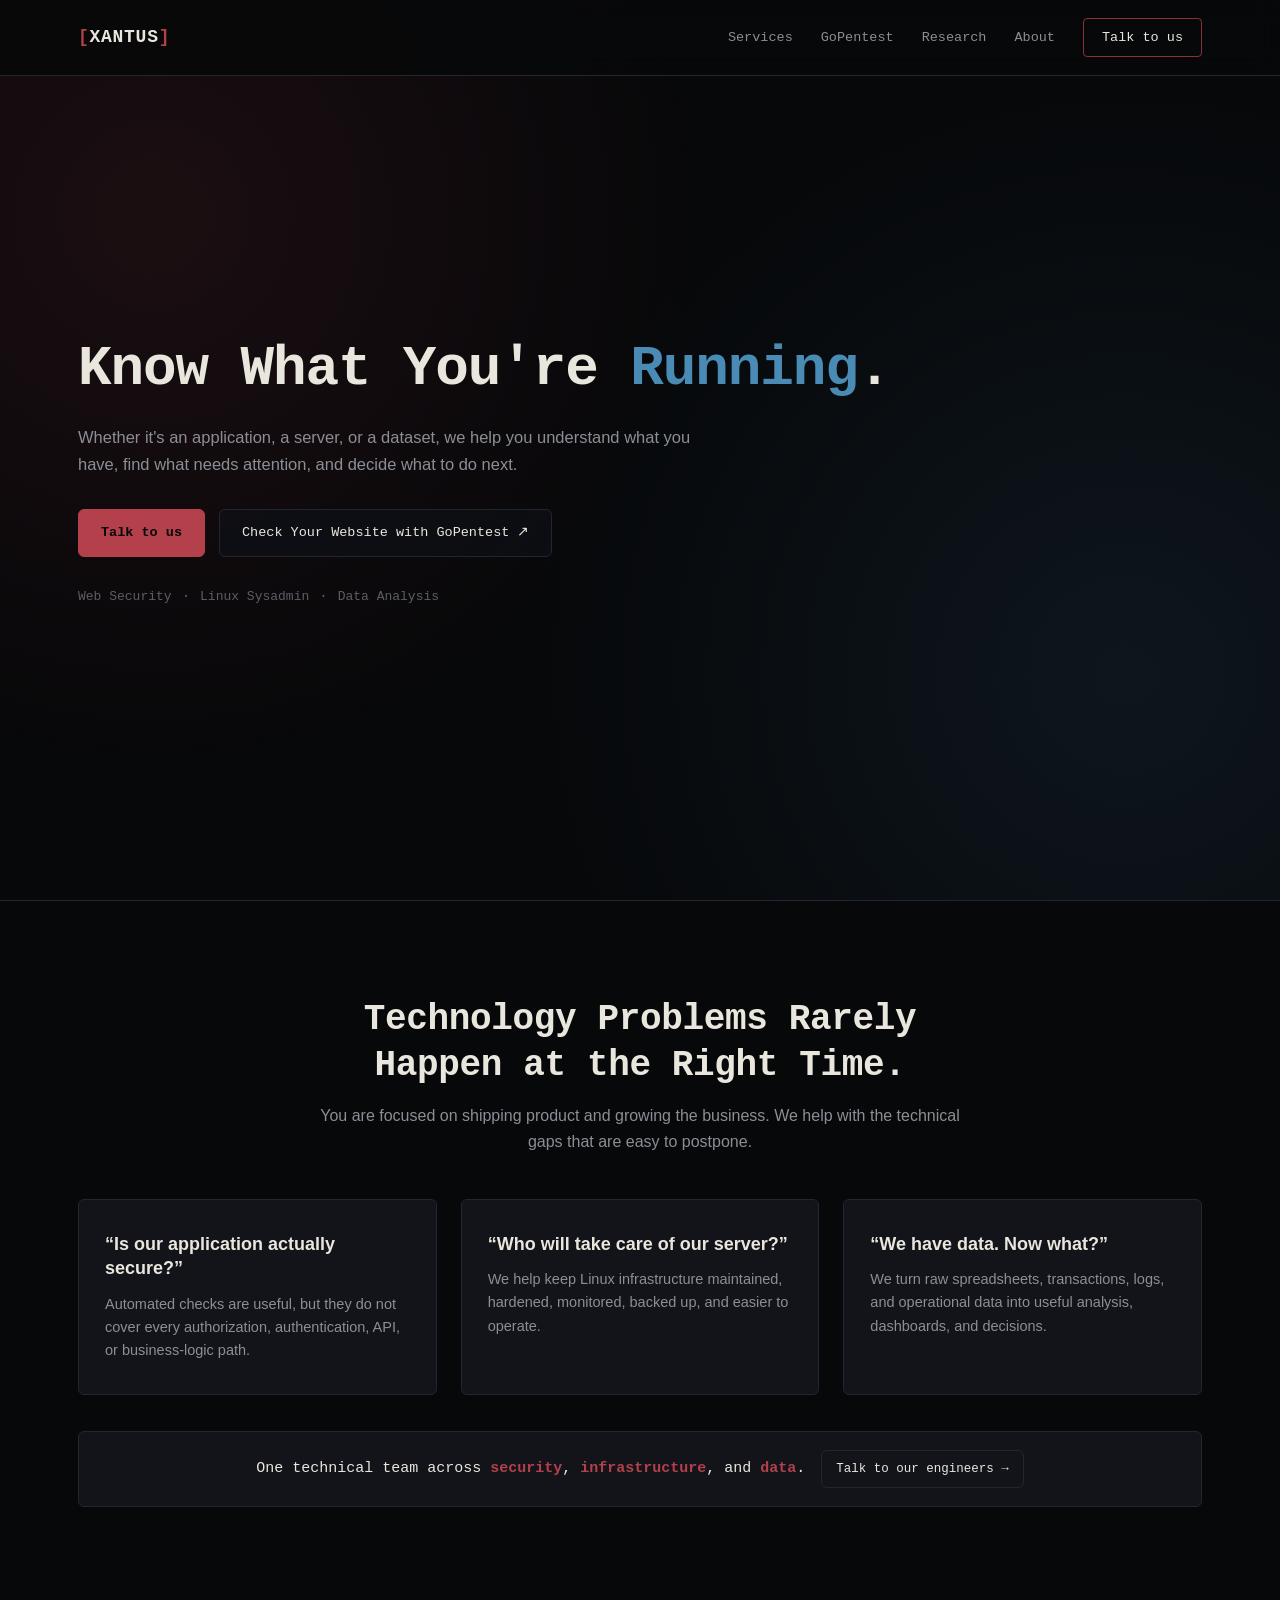
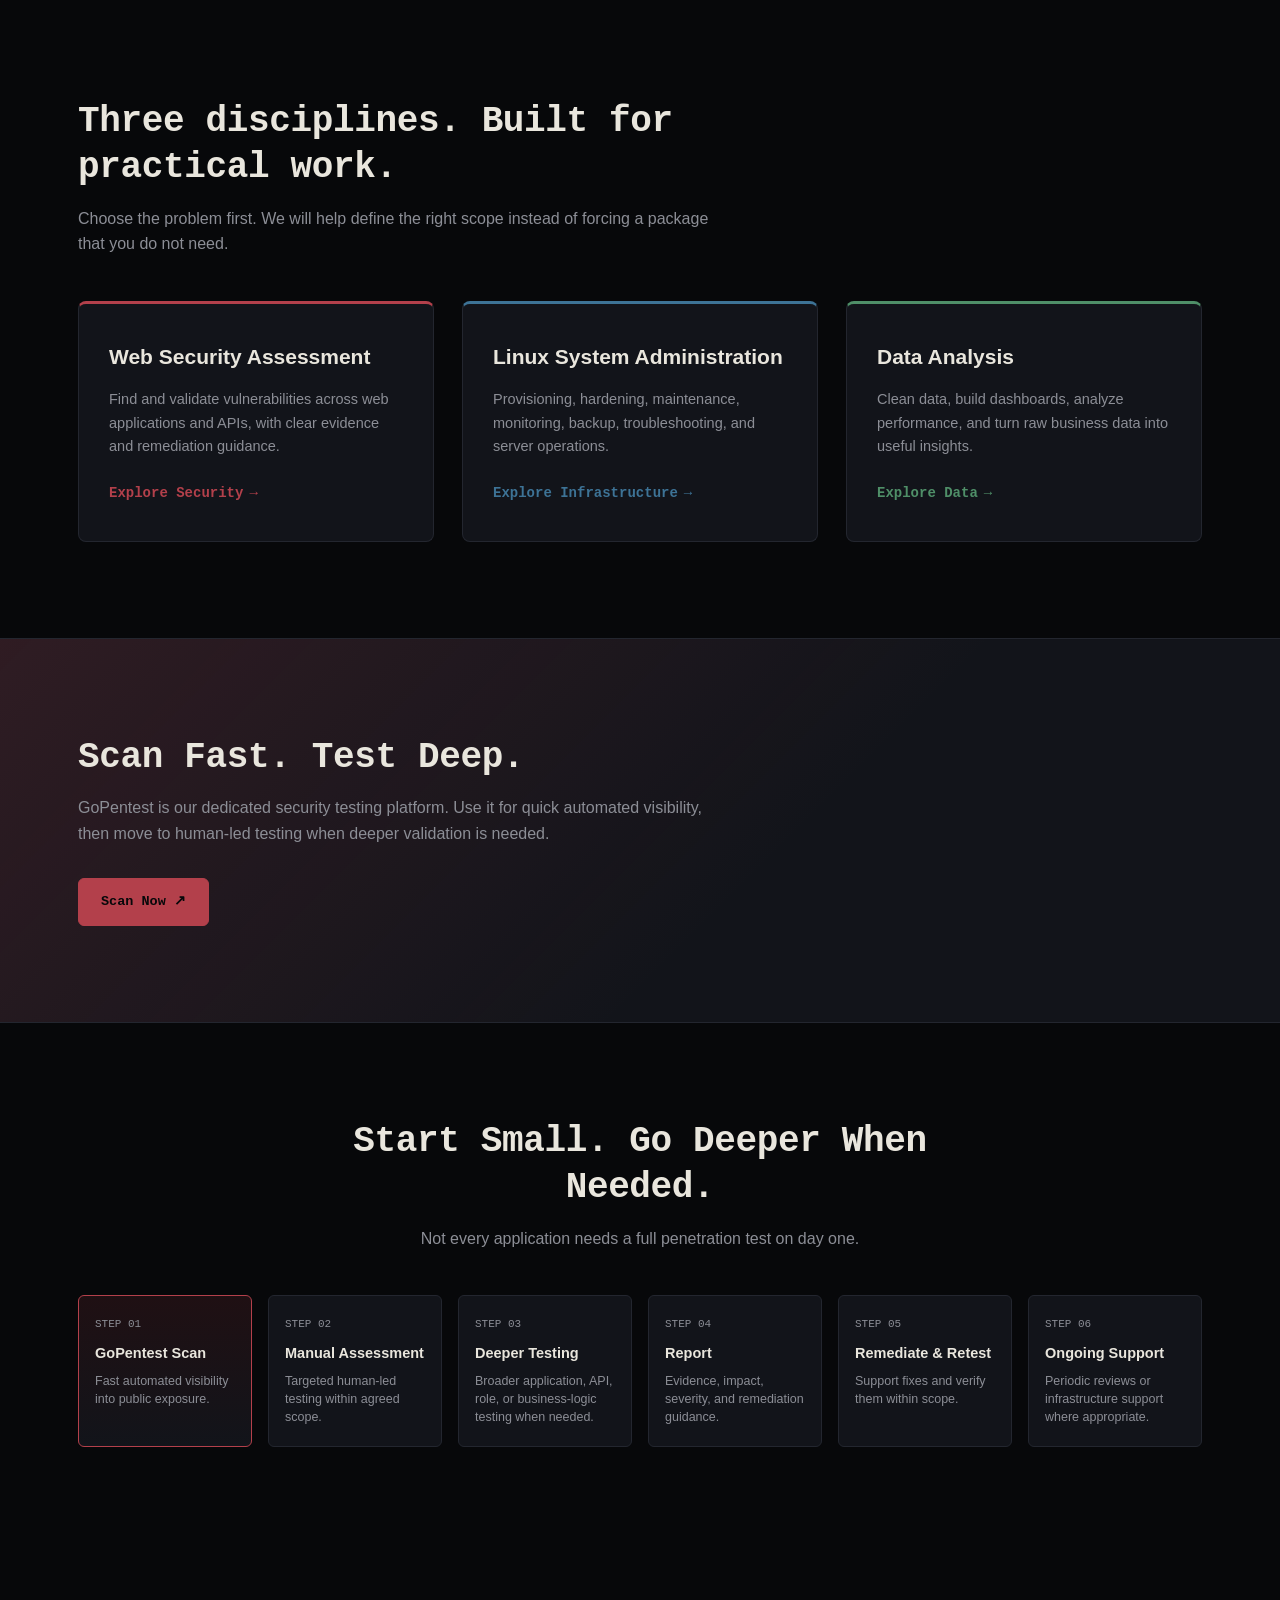
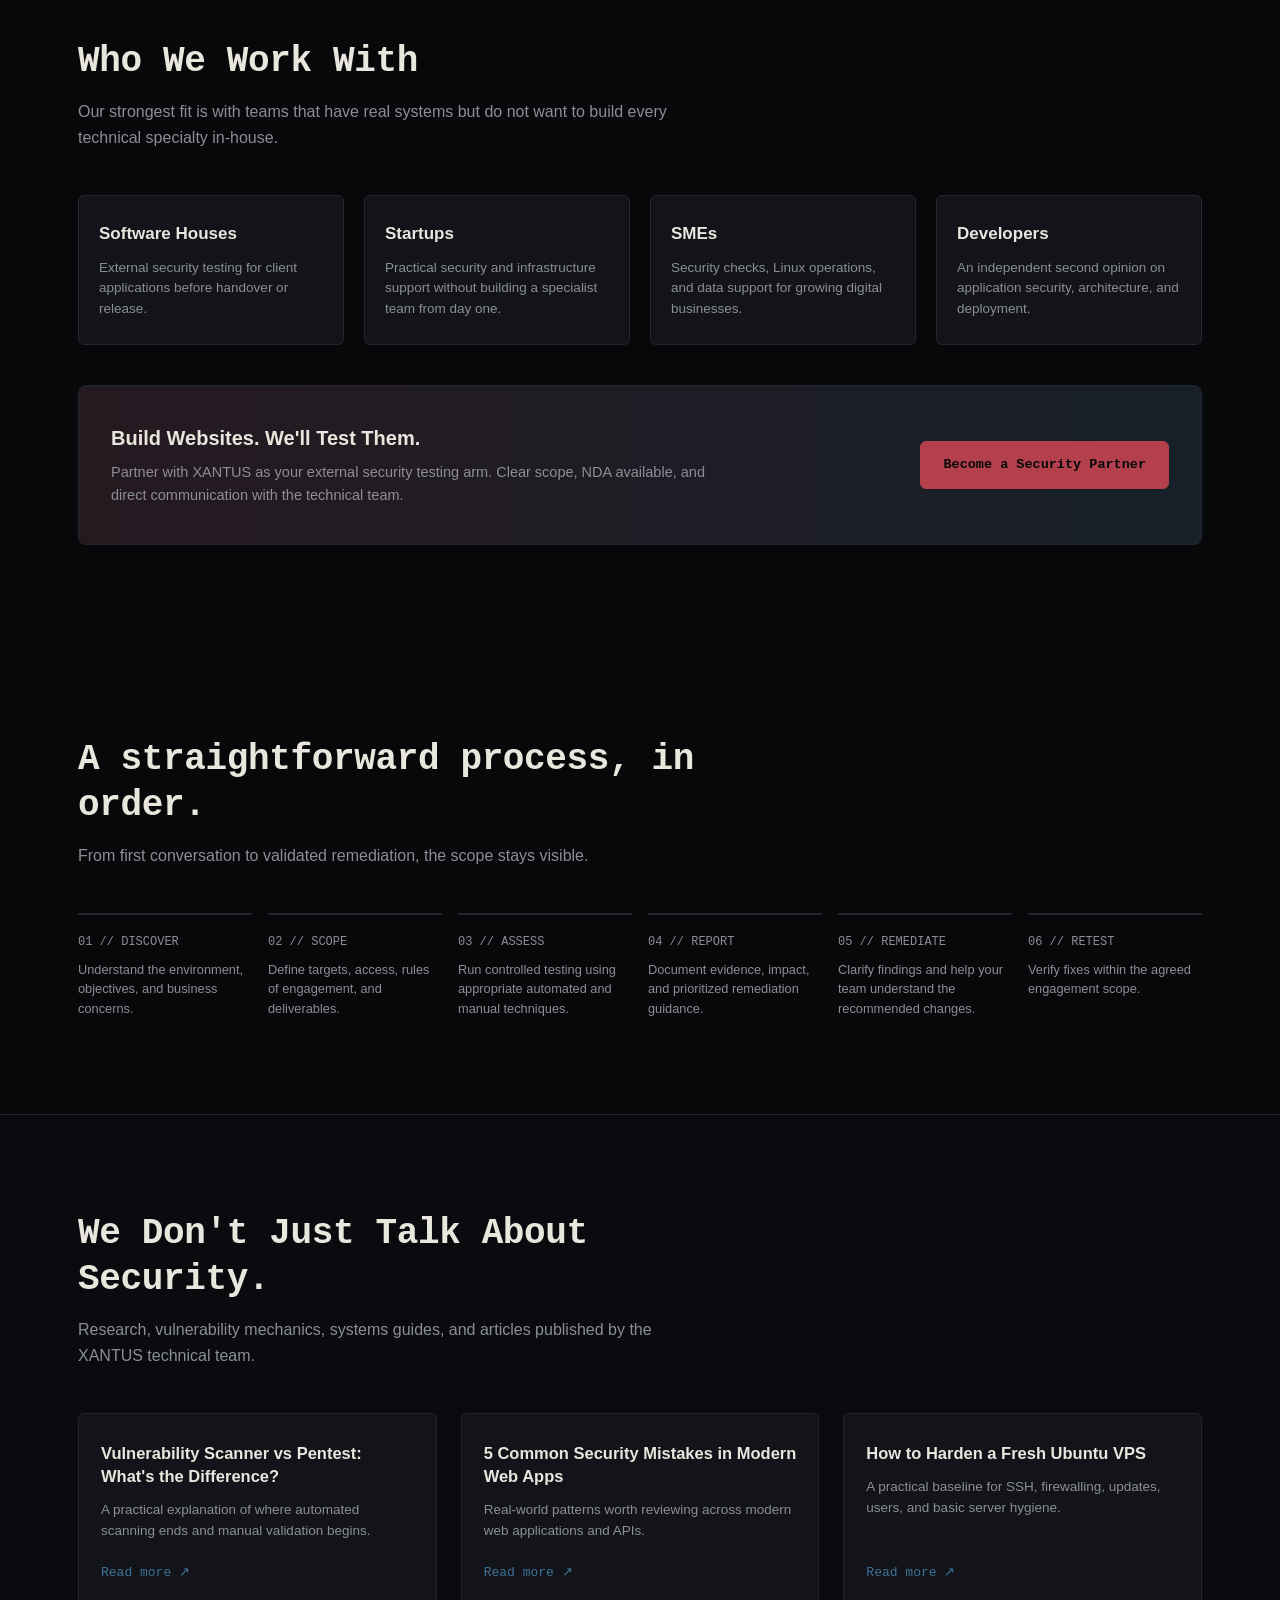
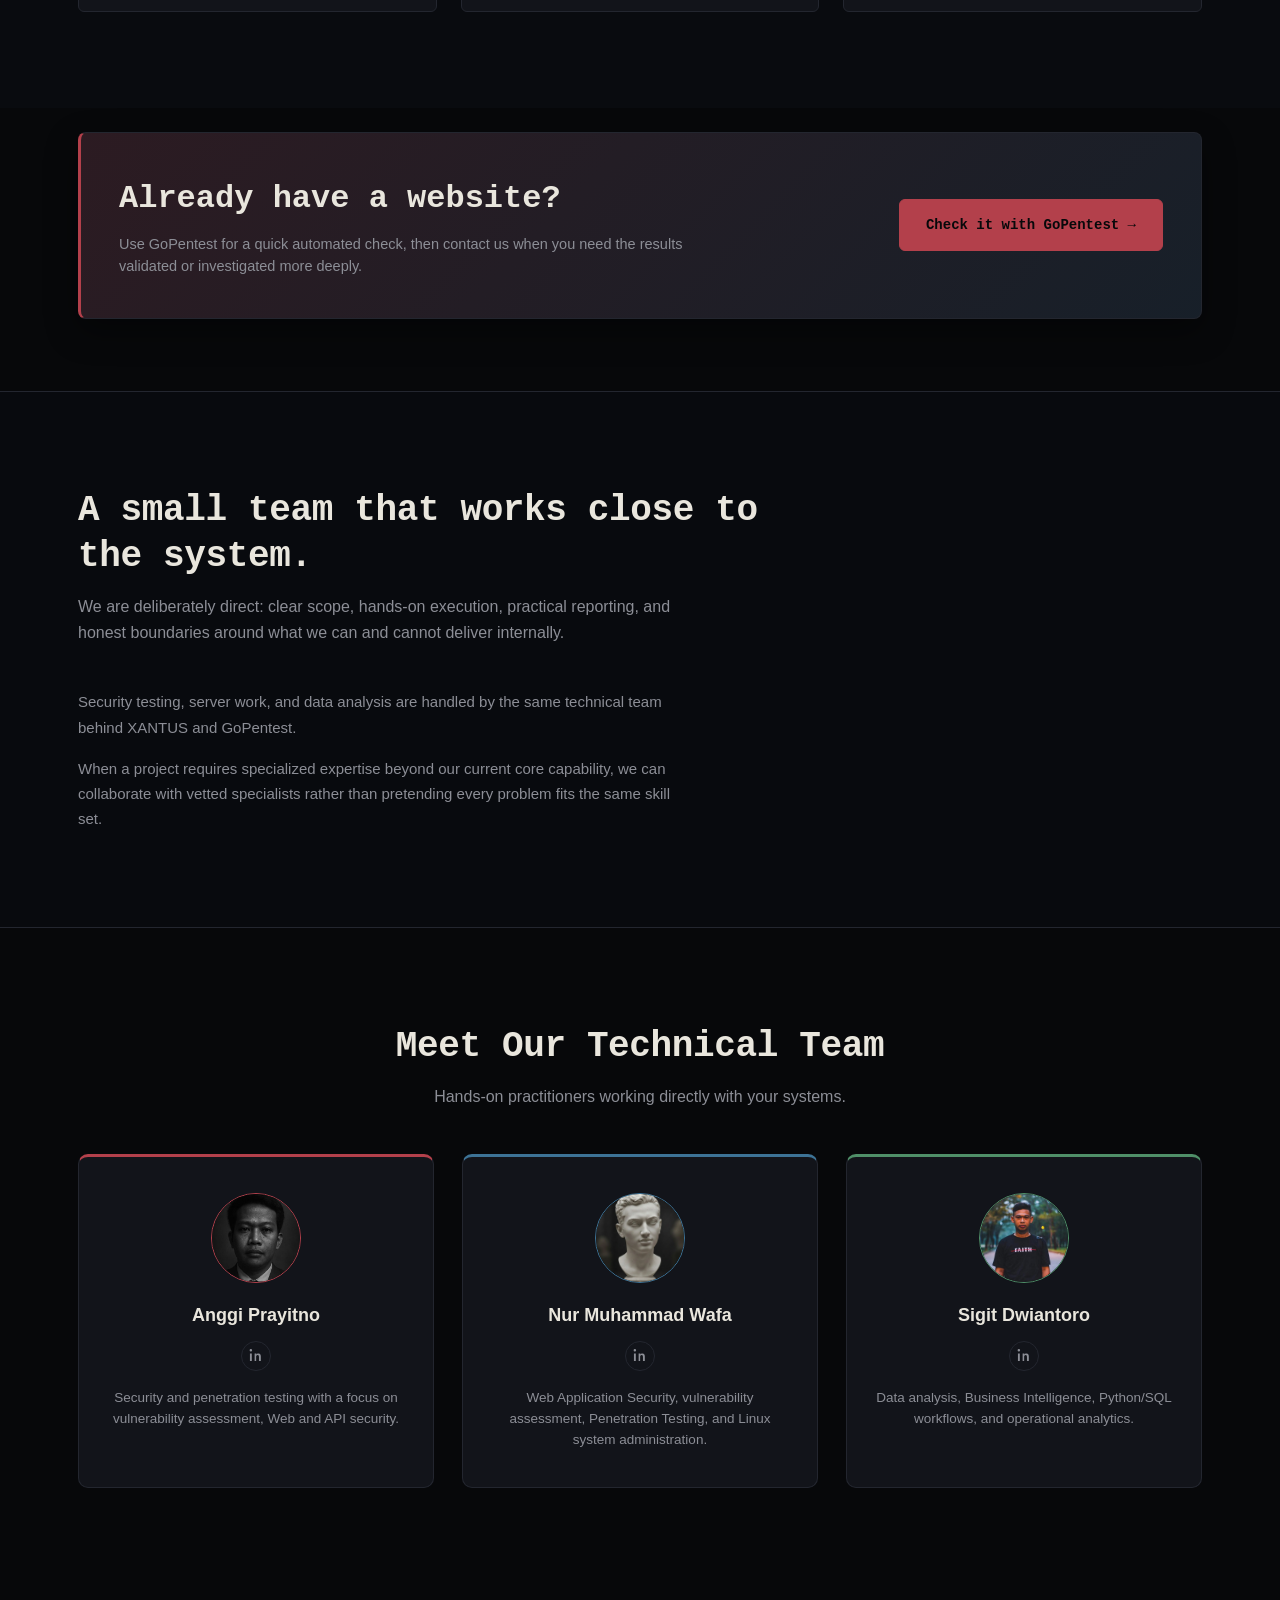
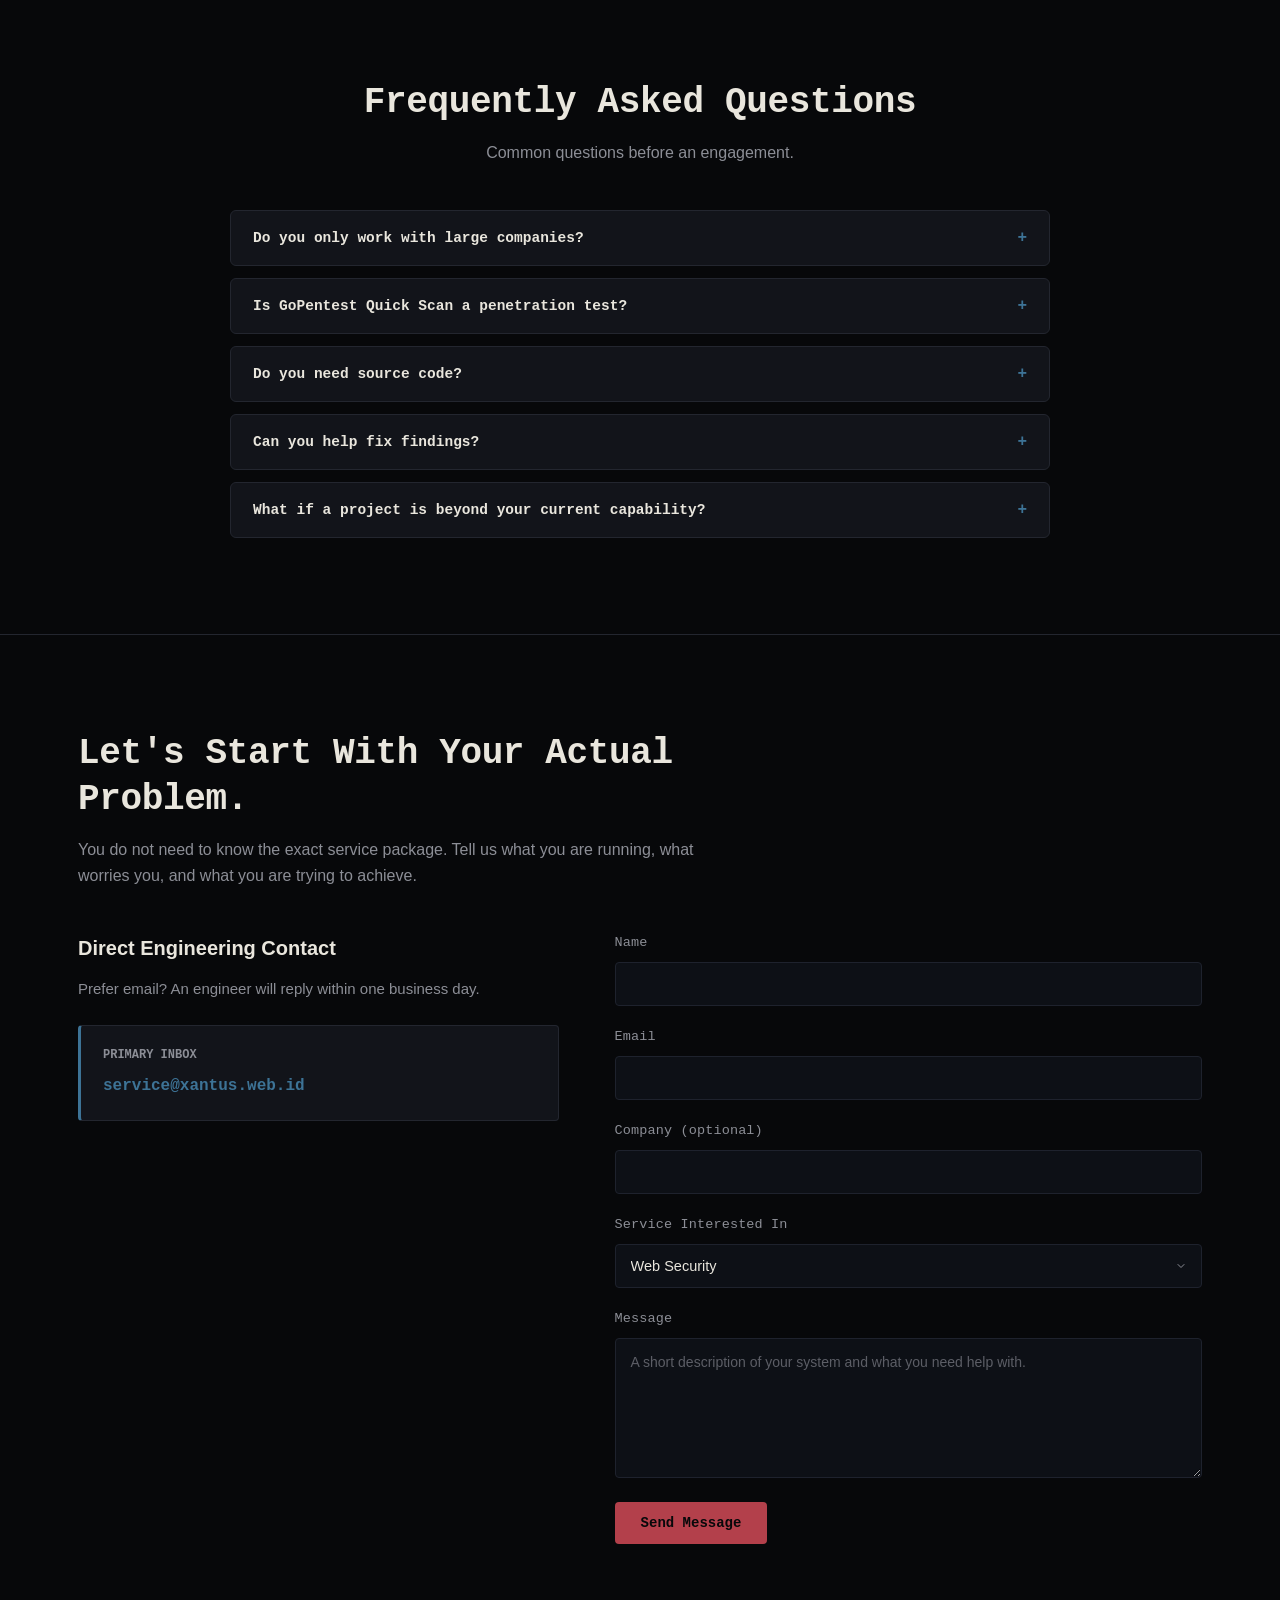
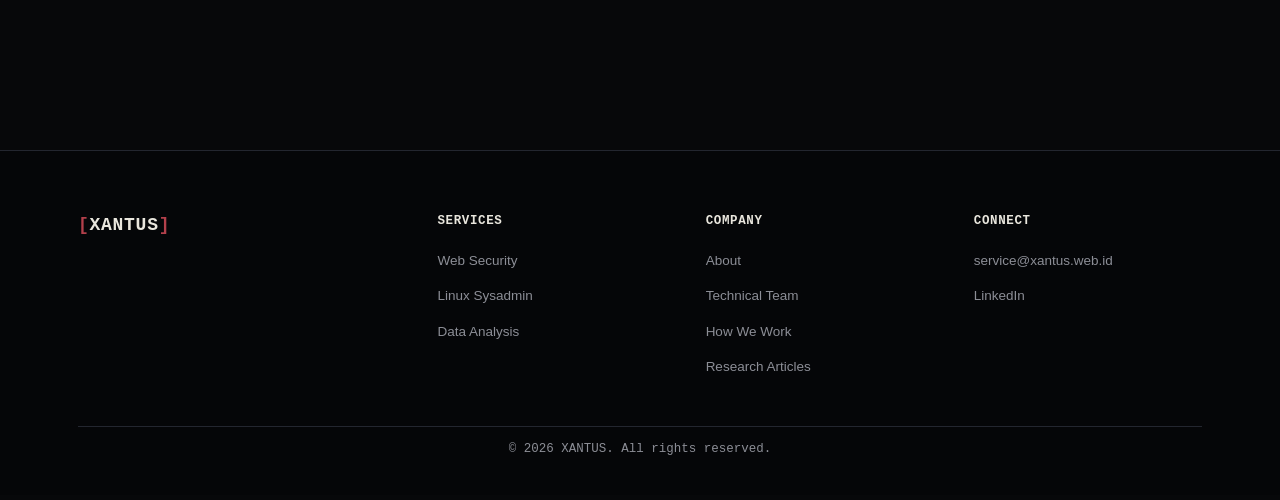
<file: index.html>
<!DOCTYPE html>
<html lang="en">

<head>
  <meta charset="UTF-8">
  <meta name="viewport" content="width=device-width, initial-scale=1.0">
  <meta name="theme-color" content="#07080a">
  <title>XANTUS: Web Security, Linux System Administration & Data Analysis</title>
  <meta name="description"
    content="XANTUS provides web security assessment, penetration testing, Linux system administration, server hardening, and data analysis for startups, developers, SMEs, and growing businesses.">
  <meta name="keywords"
    content="xantus, xantus id, web security assessment, penetration testing, pentest website, web security Indonesia, Linux system administration, Linux server administration, server hardening, data analysis, ">
  <meta property="og:type" content="website">
  <meta property="og:site_name" content="XANTUS">
  <meta property="og:title" content="XANTUS: Web Security, Linux System Administration & Data Analysis">
  <meta property="og:description"
    content="Practical technical services for growing businesses: web security assessment, Linux system administration, and data analysis.">
  <meta name="robots" content="index, follow">
  <meta name="author" content="XANTUS">
  <link rel="icon" type="image/png" href="img/logo.png">
  <link rel="stylesheet" href="css/style.css">
</head>

<body>
  <a class="skip-link" href="#main-content">Skip to content</a>
  <header class="nav" id="nav">
    <div class="container nav-inner">
      <a href="/" class="logo" aria-label="XANTUS home"><span class="logo-bracket">[</span>XANTUS<span
          class="logo-bracket">]</span></a>
      <nav class="nav-links" id="navLinks">
        <div class="nav-item-dropdown" id="navItemDropdown">
          <button type="button" class="dropdown-trigger" id="dropdownTrigger" aria-haspopup="true"
            aria-expanded="false">
            <span>Services</span>
          </button>

          <div class="nav-dropdown" id="servicesDropdown">
            <a href="/pentest/">Web Security</a>
            <a href="/sysadmin/">Linux Sysadmin</a>
            <a href="/data-analysis/">Data Analysis</a>
          </div>
        </div>
        <a href="https://gopentest.hight.id/" target="_blank" rel="noopener">GoPentest</a>
        <a href="/#research">Research</a>
        <a href="/#about">About</a>
        <a href="/#contact" class="nav-cta">Talk to us</a>
      </nav>
      <button class="nav-toggle" id="navToggle" aria-label="Toggle navigation menu"
        aria-expanded="false"><span></span><span></span><span></span></button>
    </div>
  </header>
  <main id="main-content" class="page-shell">
    <section class="hero">
      <div class="hero-bg" aria-hidden="true"></div>
      <div class="container">
        <div class="hero-grid">
          <div class="hero-content">
            <h1>Know What You're <span class="accent-blue">Running</span>.</h1>
            <p class="hero-lead">Whether it's an application, a server, or a dataset, we help you understand what you
              have, find what needs attention, and decide what to do next.</p>
            <div class="hero-actions">
              <a href="#contact" class="btn btn-primary">Talk to us</a>
              <a href="https://gopentest.hight.id/" target="_blank" rel="noopener" class="btn btn-ghost">Check Your
                Website with GoPentest ↗</a>
            </div>
            <div class="hero-microcopy"><span>Web Security</span><span class="dot">·</span><span>Linux Sysadmin</span><span class="dot">·</span><span>Data Analysis</span>
            </div>
          </div>
        </div>
    </section>

    <section class="problems-section" style="border-top:1px solid var(--border);">
      <div class="container">
        <div class="section-head center">
          <h2>Technology Problems Rarely Happen at the Right Time.</h2>
          <p class="section-desc">You are focused on shipping product and growing the business. We help with the
            technical gaps that are easy to postpone.</p>
        </div>
        <div class="problems-grid">
          <div class="problem-card">
            <h3>“Is our application actually secure?”</h3>
            <p>Automated checks are useful, but they do not cover every authorization, authentication, API, or
              business-logic path.</p>
          </div>
          <div class="problem-card">
            <h3>“Who will take care of our server?”</h3>
            <p>We help keep Linux infrastructure maintained, hardened, monitored, backed up, and easier to operate.</p>
          </div>
          <div class="problem-card">
            <h3>“We have data. Now what?”</h3>
            <p>We turn raw spreadsheets, transactions, logs, and operational data into useful analysis, dashboards, and
              decisions.</p>
          </div>
        </div>
        <div class="problem-bridge"><span>One technical team across <strong>security</strong>,
            <strong>infrastructure</strong>, and <strong>data</strong>.</span><a href="#contact"
            class="btn btn-sm btn-ghost">Talk to our engineers →</a></div>
      </div>
    </section>

    <section id="services">
      <div class="container">
        <div class="section-head">
          <h2>Three disciplines. Built for practical work.</h2>
          <p class="section-desc">Choose the problem first. We will help define the right scope instead of forcing a
            package that you do not need.</p>
        </div>
        <div class="services-triad">
          <article class="service-summary-card card-secure">
            <div>
              <h3>Web Security Assessment</h3>
              <p>Find and validate vulnerabilities across web applications and APIs, with clear evidence and remediation
                guidance.</p>
            </div><a href="/pentest/" class="service-cta-link">Explore Security <span>→</span></a>
          </article>
          <article class="service-summary-card card-run">
            <div>
              <h3>Linux System Administration</h3>
              <p>Provisioning, hardening, maintenance, monitoring, backup, troubleshooting, and server operations.</p>
            </div><a href="/sysadmin/" class="service-cta-link">Explore Infrastructure <span>→</span></a>
          </article>
          <article class="service-summary-card card-understand">
            <div>
              <h3>Data Analysis</h3>
              <p>Clean data, build dashboards, analyze performance, and turn raw business data into useful insights.</p>
            </div><a href="/data-analysis/" class="service-cta-link">Explore Data <span>→</span></a>
          </article>
        </div>
      </div>
    </section>

    <section id="security-platform" class="security-spotlight">
      <div class="container">
        <div class="section-head" style="margin-bottom:24px;">
          <h2>Scan Fast. Test Deep.</h2>
          <p class="section-desc">GoPentest is our dedicated security testing platform. Use it for quick automated
            visibility, then move to human-led testing when deeper validation is needed.</p>
        </div>
        <div class="service-link-grid">
          <a href="https://gopentest.hight.id/" target="_blank" rel="noopener" class="btn btn-primary">Scan Now ↗</a>
        </div>
      </div>
    </section>

    <section>
      <div class="container">
        <div class="section-head center">
          <h2>Start Small. Go Deeper When Needed.</h2>
          <p class="section-desc">Not every application needs a full penetration test on day one.</p>
        </div>
        <div class="stepper-horizontal">
          <div class="step-item"><span class="step-index">STEP 01</span>
            <h4>GoPentest Scan</h4>
            <p>Fast automated visibility into public exposure.</p>
          </div>
          <div class="step-item"><span class="step-index">STEP 02</span>
            <h4>Manual Assessment</h4>
            <p>Targeted human-led testing within agreed scope.</p>
          </div>
          <div class="step-item"><span class="step-index">STEP 03</span>
            <h4>Deeper Testing</h4>
            <p>Broader application, API, role, or business-logic testing when needed.</p>
          </div>
          <div class="step-item"><span class="step-index">STEP 04</span>
            <h4>Report</h4>
            <p>Evidence, impact, severity, and remediation guidance.</p>
          </div>
          <div class="step-item"><span class="step-index">STEP 05</span>
            <h4>Remediate &amp; Retest</h4>
            <p>Support fixes and verify them within scope.</p>
          </div>
          <div class="step-item"><span class="step-index">STEP 06</span>
            <h4>Ongoing Support</h4>
            <p>Periodic reviews or infrastructure support where appropriate.</p>
          </div>
        </div>
      </div>
    </section>

    <section>
      <div class="container">
        <div class="section-head">
          <h2>Who We Work With</h2>
          <p class="section-desc">Our strongest fit is with teams that have real systems but do not want to build every
            technical specialty in-house.</p>
        </div>
        <div class="audiences-grid">
          <div class="audience-card">
            <h3>Software Houses</h3>
            <p>External security testing for client applications before handover or release.</p>
          </div>
          <div class="audience-card">
            <h3>Startups</h3>
            <p>Practical security and infrastructure support without building a specialist team from day one.</p>
          </div>
          <div class="audience-card">
            <h3>SMEs</h3>
            <p>Security checks, Linux operations, and data support for growing digital businesses.</p>
          </div>
          <div class="audience-card">
            <h3>Developers</h3>
            <p>An independent second opinion on application security, architecture, and deployment.</p>
          </div>
        </div>
        <div class="partner-banner">
          <div class="partner-text">
            <h3>Build Websites. We'll Test Them.</h3>
            <p>Partner with XANTUS as your external security testing arm. Clear scope, NDA available, and direct
              communication with the technical team.</p>
          </div><a href="#contact" class="btn btn-primary" data-prefill="Partner Program / Software House">Become a
            Security Partner</a>
        </div>
      </div>
    </section>

    <section id="how-it-works">
      <div class="container">
        <div class="section-head">
          <h2>A straightforward process, in order.</h2>
          <p class="section-desc">From first conversation to validated remediation, the scope stays visible.</p>
        </div>
        <div class="steps-six">
          <div class="step-six-card"><span class="step-num-six">01 // DISCOVER</span>
            <p>Understand the environment, objectives, and business concerns.</p>
          </div>
          <div class="step-six-card"><span class="step-num-six">02 // SCOPE</span>
            <p>Define targets, access, rules of engagement, and deliverables.</p>
          </div>
          <div class="step-six-card"><span class="step-num-six">03 // ASSESS</span>
            <p>Run controlled testing using appropriate automated and manual techniques.</p>
          </div>
          <div class="step-six-card"><span class="step-num-six">04 // REPORT</span>
            <p>Document evidence, impact, and prioritized remediation guidance.</p>
          </div>
          <div class="step-six-card"><span class="step-num-six">05 // REMEDIATE</span>
            <p>Clarify findings and help your team understand the recommended changes.</p>
          </div>
          <div class="step-six-card"><span class="step-num-six">06 // RETEST</span>
            <p>Verify fixes within the agreed engagement scope.</p>
          </div>
        </div>
      </div>
    </section>

    <section id="research" style="background:#090b0f;border-top:1px solid var(--border);">
      <div class="container">
        <div class="section-head">
          <h2>We Don't Just Talk About Security.</h2>
          <p class="section-desc">Research, vulnerability mechanics, systems guides, and articles published by the
            XANTUS technical team.</p>
        </div>
        <div class="research-grid">
          <article class="research-card">
            <div>
              <h3>Vulnerability Scanner vs Pentest: What's the Difference?</h3>
              <p>A practical explanation of where automated scanning ends and manual validation begins.</p>
            </div><a href="https://gopentest.hight.id/" target="_blank" rel="noopener" class="research-read">Read more
              ↗</a>
          </article>
          <article class="research-card">
            <div>
              <h3>5 Common Security Mistakes in Modern Web Apps</h3>
              <p>Real-world patterns worth reviewing across modern web applications and APIs.</p>
            </div><a href="https://gopentest.hight.id/" target="_blank" rel="noopener" class="research-read">Read more
              ↗</a>
          </article>
          <article class="research-card">
            <div>
              <h3>How to Harden a Fresh Ubuntu VPS</h3>
              <p>A practical baseline for SSH, firewalling, updates, users, and basic server hygiene.</p>
            </div><a href="https://gopentest.hight.id/" target="_blank" rel="noopener" class="research-read">Read more
              ↗</a>
          </article>
        </div>
      </div>
    </section>

    <section class="cross-cta-section">
      <div class="container">
        <div class="cross-cta-box">
          <div class="cross-cta-text">
            <h2>Already have a website?</h2>
            <p>Use GoPentest for a quick automated check, then contact us when you need the results validated or
              investigated more deeply.</p>
          </div>
          <div class="cross-cta-action"><a href="https://gopentest.hight.id/" target="_blank" rel="noopener"
              class="btn btn-primary">Check it with GoPentest →</a></div>
        </div>
      </div>
    </section>

    <section id="about" style="background:#080a0e;border-top:1px solid var(--border);">
      <div class="container">
        <div class="section-head">
          <h2>A small team that works close to the system.</h2>
          <p class="section-desc">We are deliberately direct: clear scope, hands-on execution, practical reporting, and
            honest boundaries around what we can and cannot deliver internally.</p>
        </div>
        <div class="about-grid">
          <div class="about-text">
            <p>Security testing, server work, and data analysis are handled by the same technical team behind XANTUS and
              GoPentest.</p>
            <p>When a project requires specialized expertise beyond our current core capability, we can collaborate with
              vetted specialists rather than pretending every problem fits the same skill set.</p>
          </div>
        </div>
      </div>
    </section>

    <section id="team" style="border-top:1px solid var(--border);">
      <div class="container">
        <div class="section-head center">
          <h2>Meet Our Technical Team</h2>
          <p class="section-desc">Hands-on practitioners working directly with your systems.</p>
        </div>
        <div class="team-grid">
          <article class="team-card team-red">
            <div class="team-avatar"><img src="img/anggi-prayitno.jpeg"
                alt="Anggi Prayitno"></div>
            <h3 class="team-name">Anggi Prayitno</h3><a class="team-linkedin"
              href="https://www.linkedin.com/in/anggi-prayitno/" target="_blank" rel="noopener"
              aria-label="Anggi Prayitno on LinkedIn"><svg viewBox="0 0 24 24" fill="currentColor">
                <path
                  d="M4.98 3.5a2 2 0 1 1-4 0 2 2 0 0 1 4 0zM1.5 8.75h3v12h-3v-12zM9 8.75h2.9v1.64h.04c.4-.78 1.5-1.64 3.1-1.64 3.3 0 3.9 2.18 3.9 5v7h-3v-6.2c0-1.48 0-3.38-2.1-3.38s-2.4 1.58-2.4 3.28v6.3H9v-12z" />
              </svg></a>
            <p class="team-bio">Security and penetration testing with a focus on vulnerability assessment, Web and API
              security.</p>
          </article>
          <article class="team-card team-blue">
            <div class="team-avatar"><img src="img/nur-muhammad-wafa.png"
                alt="Nur Muhammad Wafa"></div>
            <h3 class="team-name">Nur Muhammad Wafa</h3><a class="team-linkedin"
              href="https://www.linkedin.com/in/nmwafa/" target="_blank" rel="noopener"
              aria-label="Nur Muhammad Wafa on LinkedIn"><svg viewBox="0 0 24 24" fill="currentColor">
                <path
                  d="M4.98 3.5a2 2 0 1 1-4 0 2 2 0 0 1 4 0zM1.5 8.75h3v12h-3v-12zM9 8.75h2.9v1.64h.04c.4-.78 1.5-1.64 3.1-1.64 3.3 0 3.9 2.18 3.9 5v7h-3v-6.2c0-1.48 0-3.38-2.1-3.38s-2.4 1.58-2.4 3.28v6.3H9v-12z" />
              </svg></a>
            <p class="team-bio">Web Application Security, vulnerability assessment, Penetration Testing, and Linux
              system administration.</p>
          </article>
          <article class="team-card team-green">
            <div class="team-avatar"><img src="img/sigit-dwiantoro.jpg"
                alt="Sigit Dwiantoro"></div>
            <h3 class="team-name">Sigit Dwiantoro</h3><a class="team-linkedin"
              href="https://www.linkedin.com/in/sigit-dwiantoro-392872227/" target="_blank" rel="noopener"
              aria-label="Sigit Dwiantoro on LinkedIn"><svg viewBox="0 0 24 24" fill="currentColor">
                <path
                  d="M4.98 3.5a2 2 0 1 1-4 0 2 2 0 0 1 4 0zM1.5 8.75h3v12h-3v-12zM9 8.75h2.9v1.64h.04c.4-.78 1.5-1.64 3.1-1.64 3.3 0 3.9 2.18 3.9 5v7h-3v-6.2c0-1.48 0-3.38-2.1-3.38s-2.4 1.58-2.4 3.28v6.3H9v-12z" />
              </svg></a>
            <p class="team-bio">Data analysis, Business Intelligence, Python/SQL workflows, and operational analytics.
            </p>
          </article>
        </div>
      </div>
    </section>

    <section>
      <div class="container">
        <div class="section-head center">
          <h2>Frequently Asked Questions</h2>
          <p class="section-desc">Common questions before an engagement.</p>
        </div>
        <div class="faq-list">
          <div class="faq-item"><button class="faq-question" type="button"><span>Do you only work with large
                companies?</span><span class="faq-icon">+</span></button>
            <div class="faq-answer">No. We work with startups, software houses, developers, SMEs, and growing
              businesses. Scope is adjusted to the actual need.</div>
          </div>
          <div class="faq-item"><button class="faq-question" type="button"><span>Is GoPentest Quick Scan a penetration
                test?</span><span class="faq-icon">+</span></button>
            <div class="faq-answer">No. It provides fast automated visibility. A deeper assessment involves human-led
              testing within an agreed scope.</div>
          </div>
          <div class="faq-item"><button class="faq-question" type="button"><span>Do you need source code?</span><span
                class="faq-icon">+</span></button>
            <div class="faq-answer">Not necessarily. Testing can be black-box, authenticated/grey-box, or code-assisted
              depending on the objectives and scope.</div>
          </div>
          <div class="faq-item"><button class="faq-question" type="button"><span>Can you help fix findings?</span><span
                class="faq-icon">+</span></button>
            <div class="faq-answer">Yes. Remediation guidance and retesting can be included according to the engagement
              scope.</div>
          </div>
          <div class="faq-item"><button class="faq-question" type="button"><span>What if a project is beyond your
                current capability?</span><span class="faq-icon">+</span></button>
            <div class="faq-answer">We state that transparently and can involve an appropriate specialist where needed,
              with clear scope and confidentiality arrangements.</div>
          </div>
        </div>
      </div>
    </section>

    <section id="contact" style="border-top:1px solid var(--border);">
      <div class="container">
        <div class="section-head">
          <h2>Let's Start With Your Actual Problem.</h2>
          <p class="section-desc">You do not need to know the exact service package. Tell us what you are running, what
            worries you, and what you are trying to achieve.</p>
        </div>
        <div class="final-contact-grid">
          <div class="contact-meta">
            <h3>Direct Engineering Contact</h3>
            <p>Prefer email? An engineer will reply within one business day.</p>
            <div class="direct-contact-card">
              <h4>PRIMARY INBOX</h4><a href="mailto:service@xantus.web.id"
                class="direct-email">service@xantus.web.id</a>
            </div>
            <!-- <div class="direct-contact-card">
              <h4>QUICK CHAT</h4><a href="https://wa.me/?text=Hello%20XANTUS" class="direct-email" target="_blank"
                rel="noopener">WhatsApp →</a>
            </div> -->
          </div>
          <div>
            <form id="contactForm" class="contact-form" action="https://formspree.io/f/xqevpvze" method="POST"><input
                type="hidden" name="_subject" value="New Inquiry from XANTUS">
              <div class="form-group"><label for="contact-name">Name</label><input type="text" id="contact-name"
                  name="name" required autocomplete="name"></div>
              <div class="form-group"><label for="contact-email">Email</label><input type="email" id="contact-email"
                  name="email" required autocomplete="email"></div>
              <div class="form-group"><label for="contact-company">Company (optional)</label><input type="text"
                  id="contact-company" name="company" autocomplete="organization"></div>
              <div class="form-group"><label for="contact-service">Service Interested In</label><select
                  id="contact-service" name="service">
                  <option value="Web Security Assessment">Web Security</option>
                  <option value="Linux System Administration">Linux Sysadmin</option>
                  <option value="Data Analysis">Data Analysis</option>
                  <option value="Partner Program / Software House">Partner Program</option>
                  <option value="Not Sure — Free Consultation">Not Sure — Free Consultation</option>
                  <option value="Other">Other</option>
                </select></div>
              <div class="form-group"><label for="contact-msg">Message</label><textarea id="contact-msg" name="message"
                  rows="5" required
                  placeholder="A short description of your system and what you need help with."></textarea></div><button
                type="submit" class="btn btn-primary btn-submit" id="submitBtn">Send Message</button>
              <p class="status-msg" id="formStatus" role="status" aria-live="polite"></p>
            </form>
          </div>
        </div>
      </div>
    </section>
  </main>
  <footer class="footer">
    <div class="container">
      <div class="footer-grid">
        <div class="footer-brand">
          <a href="/" class="logo"><span class="logo-bracket">[</span>XANTUS<span class="logo-bracket">]</span></a>
        </div>
        <div class="footer-col">
          <h4>Services</h4>
          <ul>
            <li><a href="/pentest/">Web Security</a></li>
            <li><a href="/sysadmin/">Linux Sysadmin</a></li>
            <li><a href="/data-analysis/">Data Analysis</a></li>
          </ul>
        </div>
        <div class="footer-col">
          <h4>Company</h4>
          <ul>
            <li><a href="/#about">About</a></li>
            <li><a href="/#team">Technical Team</a></li>
            <li><a href="/#how-it-works">How We Work</a></li>
            <li><a href="/#research">Research Articles</a></li>
          </ul>
        </div>
        <div class="footer-col">
          <h4>Connect</h4>
          <ul>
            <li><a href="mailto:service@xantus.web.id">service@xantus.web.id</a></li>
            <li><a href="https://www.linkedin.com/company/xantus-id/" target="_blank" rel="noopener">LinkedIn</a></li>
          </ul>
        </div>
      </div>
      <div class="footer-bottom">
        <p>© 2026 XANTUS. All rights reserved.</p>
      </div>
    </div>
  </footer>
  <script src="js/main.js" defer></script>
</body>

</html>
</file>
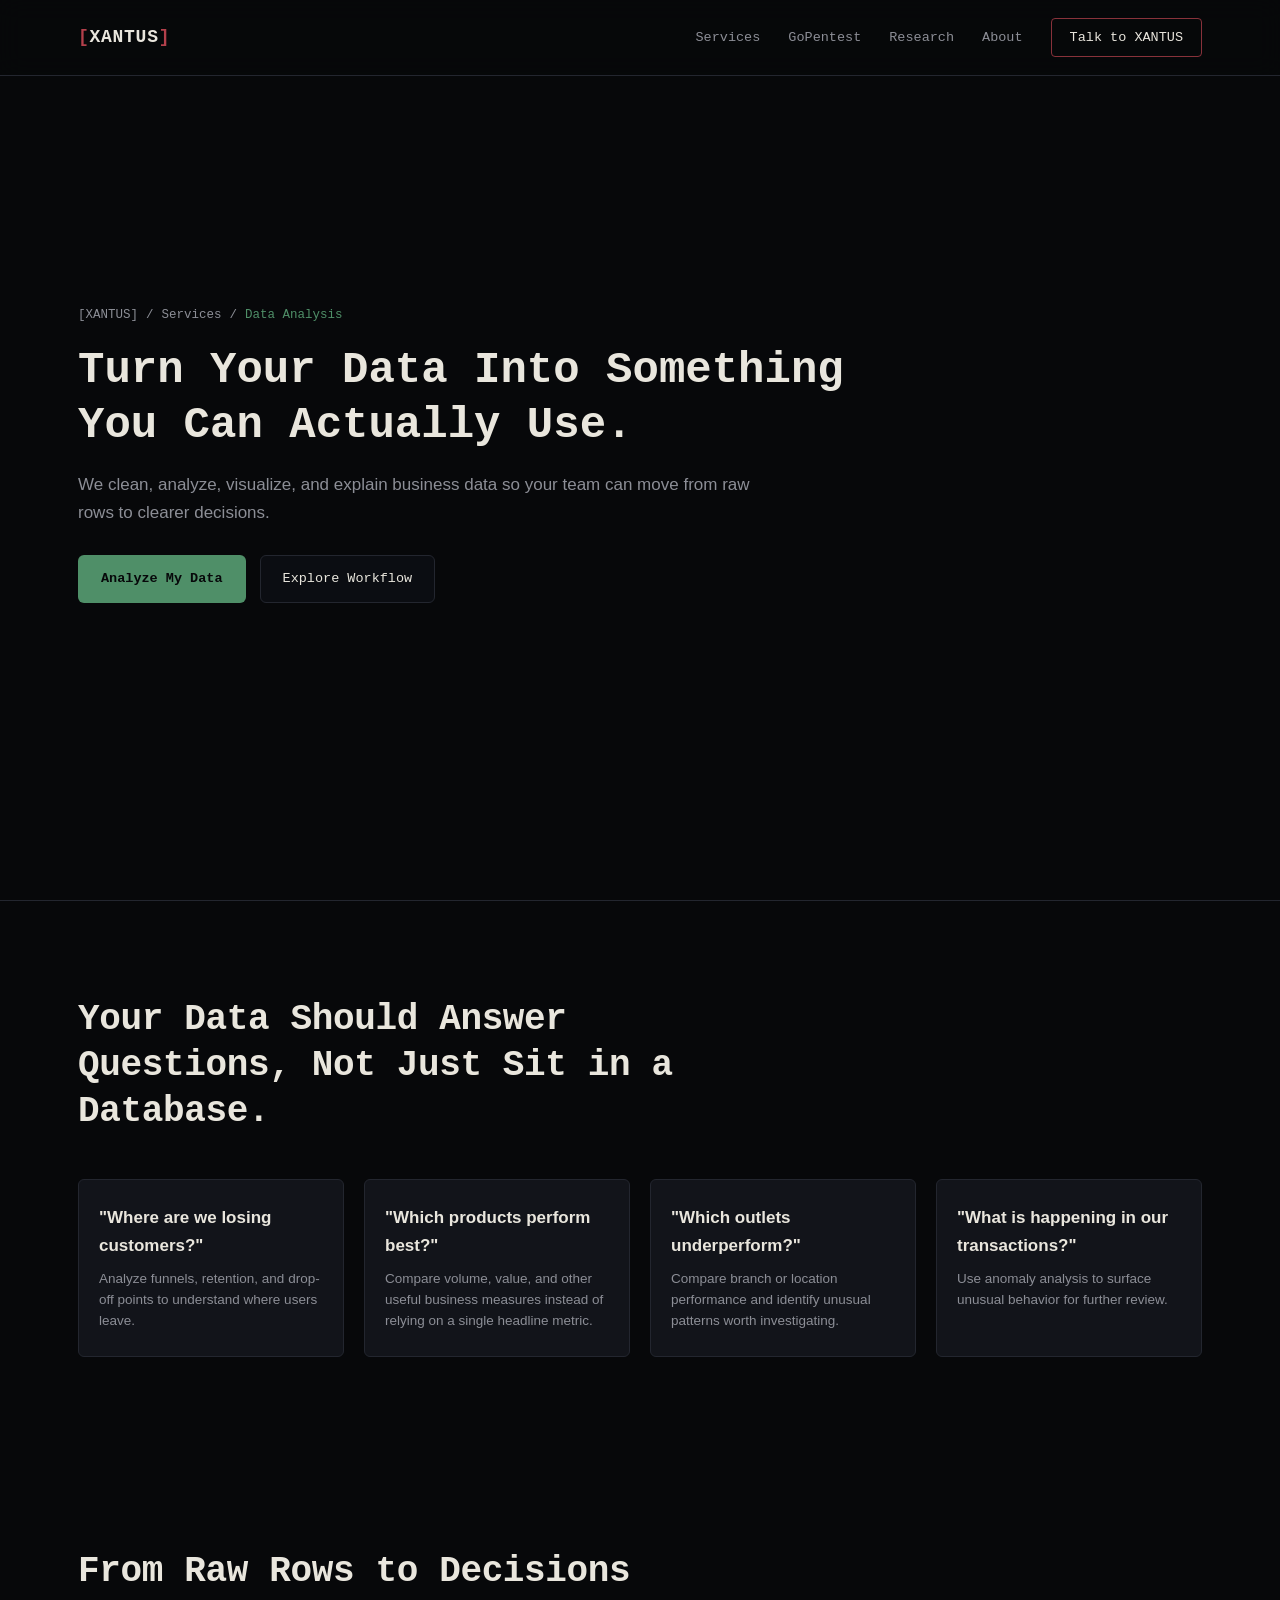
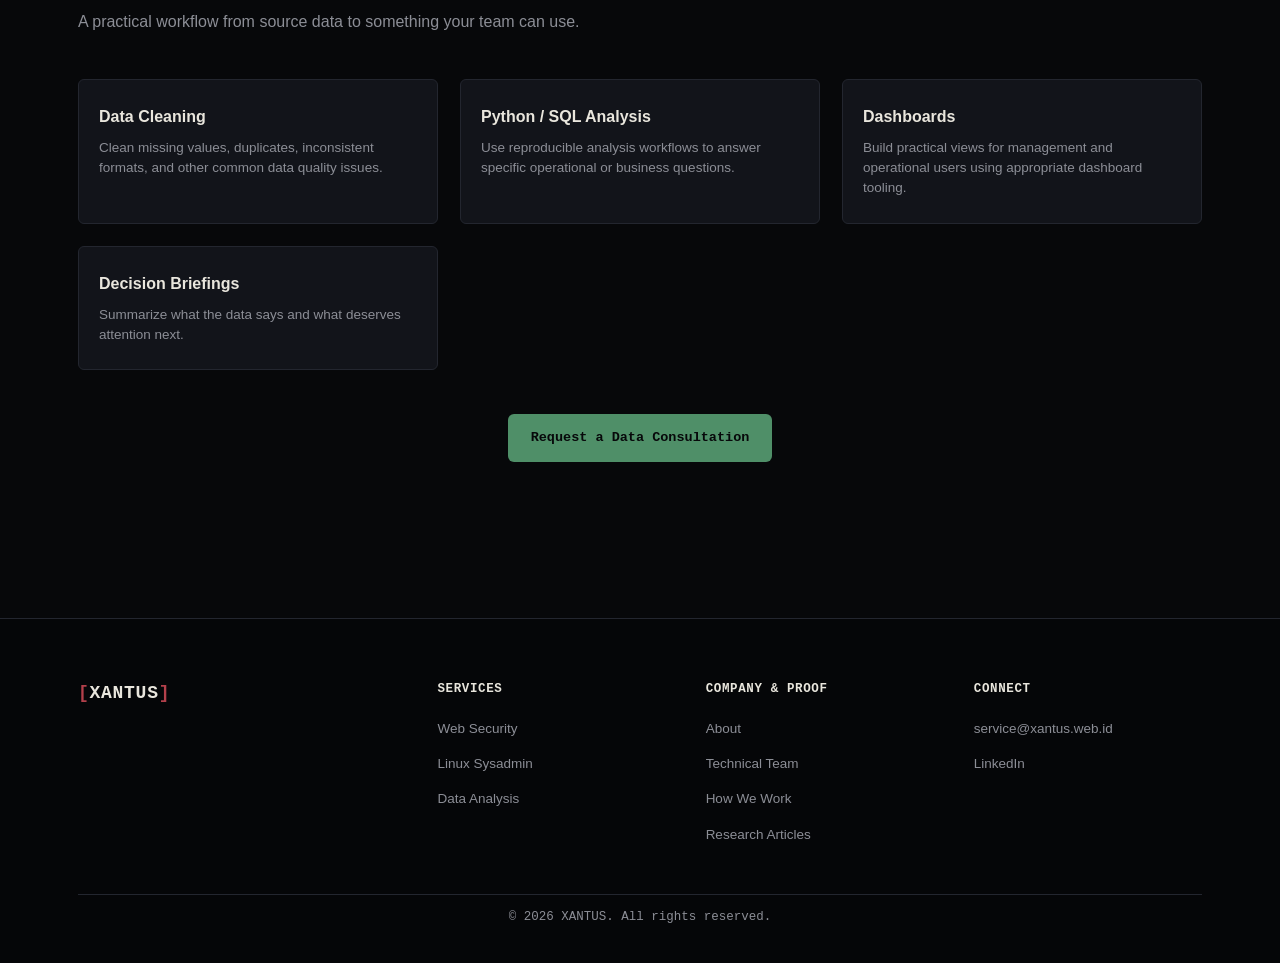
<file: data-analysis/index.html>
<!DOCTYPE html>
<html lang="en">

<head>
  <meta charset="UTF-8">
  <meta name="viewport" content="width=device-width, initial-scale=1.0">
  <meta name="theme-color" content="#07080a">
  <title>Data Analysis & Visualization — XANTUS</title>
  <meta name="description" content="Data cleaning, analysis, dashboards, and business insights for growing businesses.">
  <link rel="icon" type="image/png" href="../img/logo.png">
  <link rel="stylesheet" href="../css/style.css">
</head>

<body>
  <a class="skip-link" href="#main-content">Skip to content</a>
  <header class="nav" id="nav">
    <div class="container nav-inner">
      <a href="/" class="logo" aria-label="XANTUS home"><span class="logo-bracket">[</span>XANTUS<span class="logo-bracket">]</span></a>
      <nav class="nav-links" id="navLinks">
        <div class="nav-item-dropdown" id="navItemDropdown">
          <button type="button" class="dropdown-trigger" id="dropdownTrigger" aria-haspopup="true"
            aria-expanded="false">
            <span>Services</span>
          </button>

          <div class="nav-dropdown" id="servicesDropdown">
            <a href="/pentest/">Web Security</a>
            <a href="/sysadmin/">Linux Sysadmin</a>
            <a href="/data-analysis/">Data Analysis</a>
          </div>
        </div>
        <a href="https://gopentest.hight.id/" target="_blank" rel="noopener">GoPentest</a>
        <a href="/#research">Research</a>
        <a href="/#about">About</a>
        <a href="/#contact" class="nav-cta">Talk to XANTUS</a>
      </nav>
      <button class="nav-toggle" id="navToggle" aria-label="Toggle navigation menu"
        aria-expanded="false"><span></span><span></span><span></span></button>
    </div>
  </header>
  <main id="main-content" class="page-shell">
    <section class="service-page-hero">
      <div class="container">
        <div class="service-breadcrumb"><span><a href="/">[XANTUS]</a></span> / <span>Services</span> / <span
            style="color:var(--green);">Data Analysis</span></div>
        <h1>Turn Your Data Into Something You Can Actually Use.</h1>
        <p class="service-page-lead">We clean, analyze, visualize, and explain business data so your team can move from
          raw rows to clearer decisions.</p>
        <div class="hero-actions"><a href="/#contact" class="btn btn-green">Analyze My Data</a><a href="#data-workflow"
            class="btn btn-ghost">Explore Workflow</a></div>
      </div>
    </section>
    <section>
      <div class="container">
        <div class="section-head">
          <h2>Your Data Should Answer Questions, Not Just Sit in a Database.</h2>
        </div>
        <div class="audiences-grid">
          <div class="audience-card">
            <h3>"Where are we losing customers?"</h3>
            <p>Analyze funnels, retention, and drop-off points to understand where users leave.</p>
          </div>
          <div class="audience-card">
            <h3>"Which products perform best?"</h3>
            <p>Compare volume, value, and other useful business measures instead of relying on a single headline metric.
            </p>
          </div>
          <div class="audience-card">
            <h3>"Which outlets underperform?"</h3>
            <p>Compare branch or location performance and identify unusual patterns worth investigating.</p>
          </div>
          <div class="audience-card">
            <h3>"What is happening in our transactions?"</h3>
            <p>Use anomaly analysis to surface unusual behavior for further review.</p>
          </div>
        </div>
      </div>
    </section>
    <section id="data-workflow"">
      <div class="container">
        <div class="section-head">
          <h2>From Raw Rows to Decisions</h2>
          <p class="section-desc">A practical workflow from source data to something your team can use.</p>
        </div>
        <div class="deliverables-grid">
          <div class="deliverable-card">
            <h4>Data Cleaning</h4>
            <p>Clean missing values, duplicates, inconsistent formats, and other common data quality issues.</p>
          </div>
          <div class="deliverable-card">
            <h4>Python / SQL Analysis</h4>
            <p>Use reproducible analysis workflows to answer specific operational or business questions.</p>
          </div>
          <div class="deliverable-card">
            <h4>Dashboards</h4>
            <p>Build practical views for management and operational users using appropriate dashboard tooling.</p>
          </div>
          <div class="deliverable-card">
            <h4>Decision Briefings</h4>
            <p>Summarize what the data says and what deserves attention next.</p>
          </div>
        </div>
        <div style="margin-top:44px;text-align:center;"><a href="/#contact" class="btn btn-green">Request a Data
            Consultation</a></div>
      </div>
    </section>
  </main>
  <footer class="footer">
    <div class="container">
      <div class="footer-grid">
        <div class="footer-brand">
          <a href="/" class="logo"><span class="logo-bracket">[</span>XANTUS<span class="logo-bracket">]</span></a>
        </div>
        <div class="footer-col">
          <h4>Services</h4>
          <ul>
            <li><a href="/pentest/">Web Security</a></li>
            <li><a href="/sysadmin/">Linux Sysadmin</a></li>
            <li><a href="/data-analysis/">Data Analysis</a></li>
          </ul>
        </div>
        <div class="footer-col">
          <h4>Company &amp; Proof</h4>
          <ul>
            <li><a href="/#about">About</a></li>
            <li><a href="/#team">Technical Team</a></li>
            <li><a href="/#how-it-works">How We Work</a></li>
            <li><a href="/#research">Research Articles</a></li>
          </ul>
        </div>
        <div class="footer-col">
          <h4>Connect</h4>
          <ul>
            <li><a href="mailto:service@xantus.web.id">service@xantus.web.id</a></li>
            <li><a href="https://www.linkedin.com/company/xantus-id/" target="_blank" rel="noopener">LinkedIn</a></li>
          </ul>
        </div>
      </div>
      <div class="footer-bottom"><p>© 2026 XANTUS. All rights reserved.</p></div>
    </div>
  </footer>
  <script src="../js/main.js" defer></script>
</body>
</html>
</file>
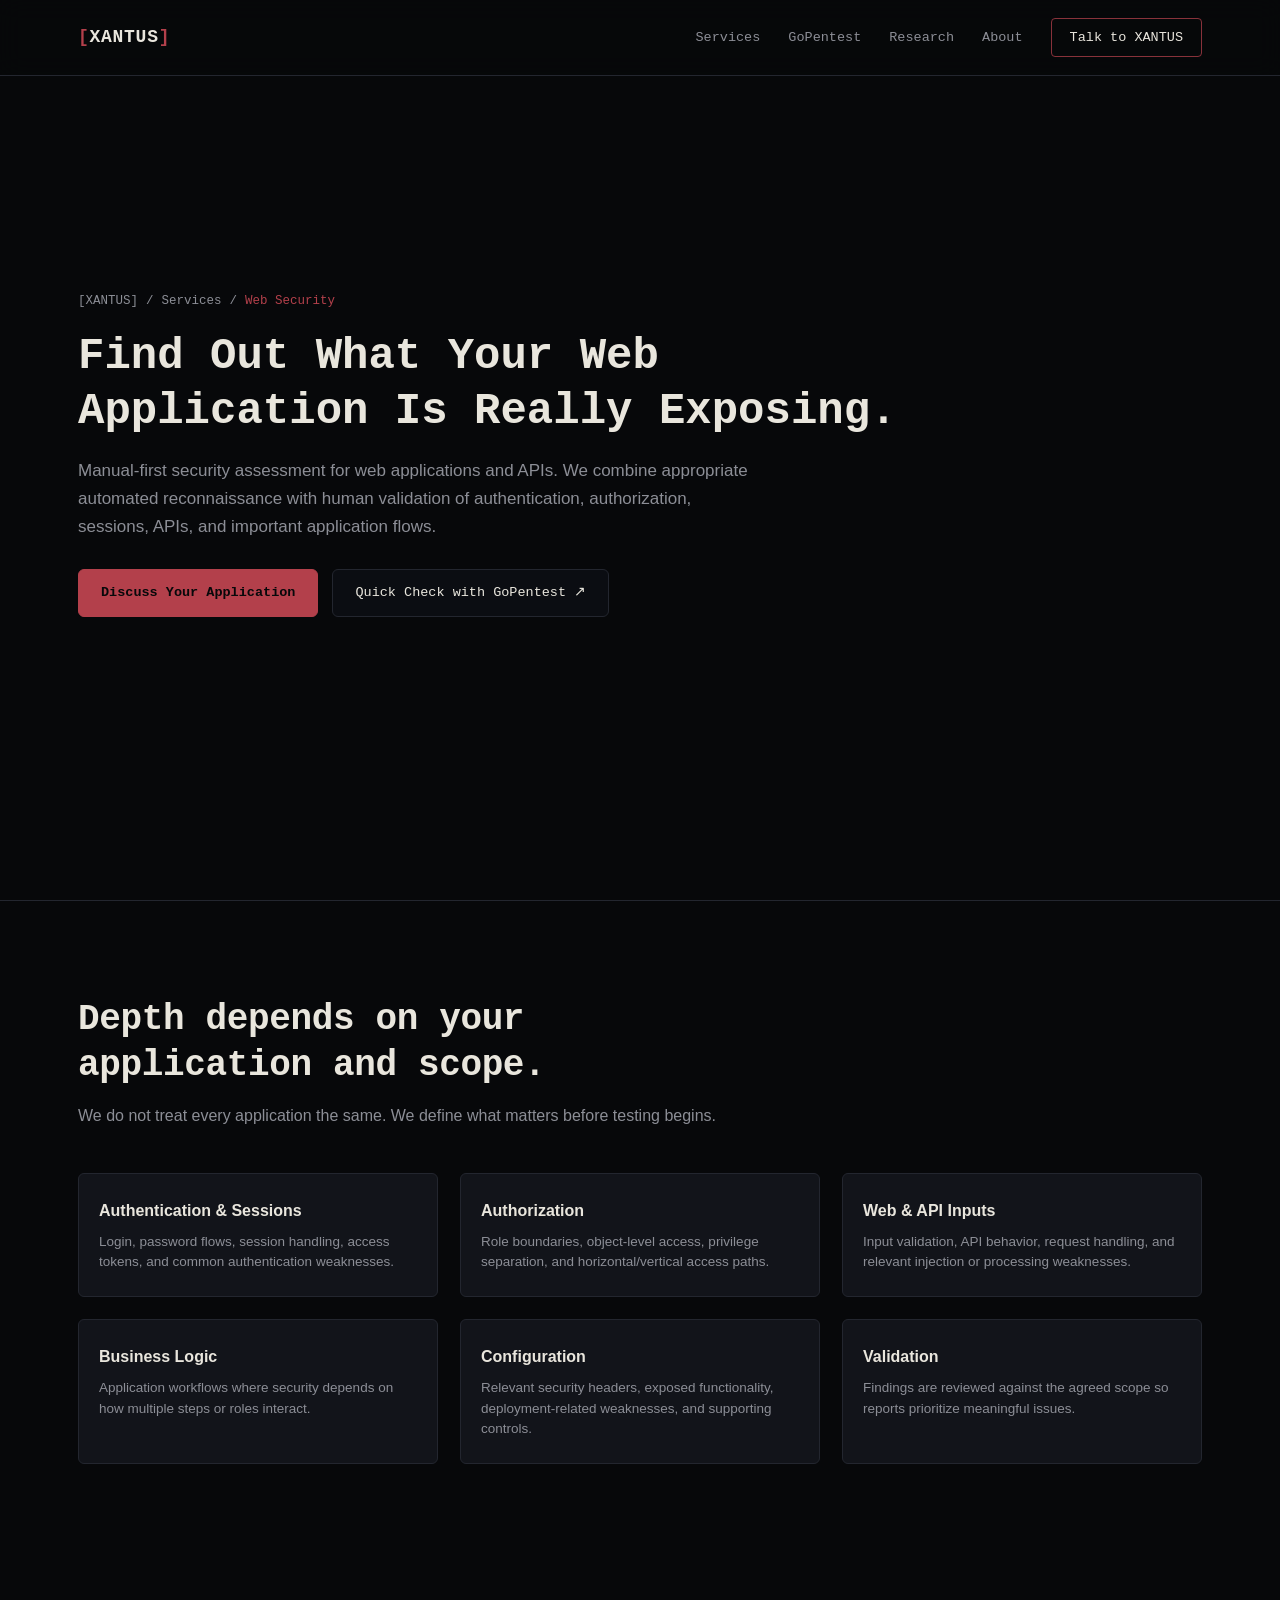
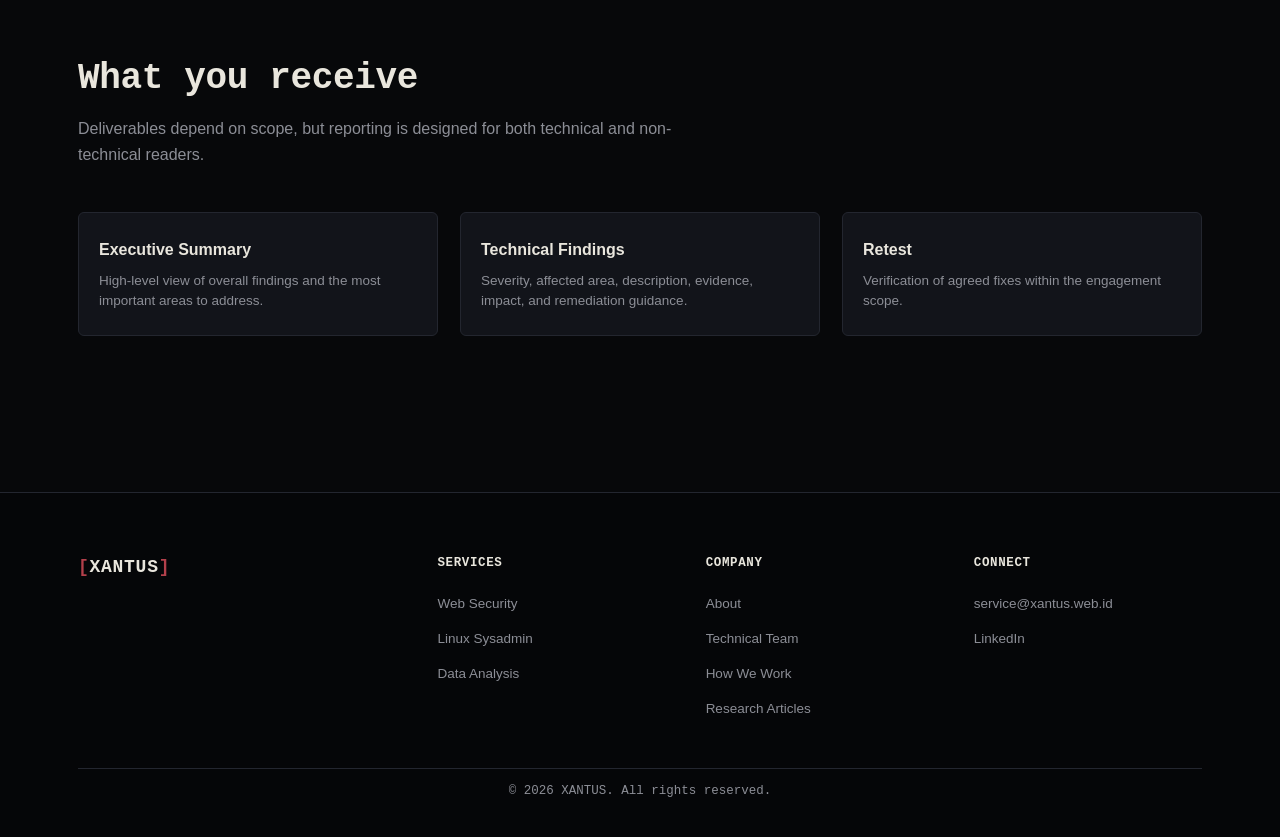
<file: pentest/index.html>
<!DOCTYPE html>
<html lang="en">

<head>
  <meta charset="UTF-8">
  <meta name="viewport" content="width=device-width, initial-scale=1.0">
  <meta name="theme-color" content="#07080a">
  <title>Web Security Assessment & Penetration Testing — XANTUS</title>
  <meta name="description"
    content="Manual-first web security assessment for web applications and APIs, with clear scope, evidence, remediation guidance, and retesting.">
  <link rel="icon" type="image/png" href="../img/logo.png">
  <link rel="stylesheet" href="../css/style.css">
</head>

<body>
  <a class="skip-link" href="#main-content">Skip to content</a>
  <header class="nav" id="nav">
    <div class="container nav-inner">
      <a href="/" class="logo" aria-label="XANTUS home"><span class="logo-bracket">[</span>XANTUS<span class="logo-bracket">]</span></a>
      <nav class="nav-links" id="navLinks">
        <div class="nav-item-dropdown" id="navItemDropdown">
          <button type="button" class="dropdown-trigger" id="dropdownTrigger" aria-haspopup="true"
            aria-expanded="false">
            <span>Services</span>
          </button>

          <div class="nav-dropdown" id="servicesDropdown">
            <a href="/pentest/">Web Security</a>
            <a href="/sysadmin/">Linux Sysadmin</a>
            <a href="/data-analysis/">Data Analysis</a>
          </div>
        </div>
        <a href="https://gopentest.hight.id/" target="_blank" rel="noopener">GoPentest</a>
        <a href="/#research">Research</a>
        <a href="/#about">About</a>
        <a href="/#contact" class="nav-cta">Talk to XANTUS</a>
      </nav>
      <button class="nav-toggle" id="navToggle" aria-label="Toggle navigation menu"
        aria-expanded="false"><span></span><span></span><span></span></button>
    </div>
  </header>
  <main id="main-content" class="page-shell">
    <section class="service-page-hero">
      <div class="container">
        <div class="service-breadcrumb"><span><a href="/">[XANTUS]</a></span> / <span>Services</span> / <span
            style="color:var(--red);">Web Security</span></div>
        <h1>Find Out What Your Web Application Is Really Exposing.</h1>
        <p class="service-page-lead">Manual-first security assessment for web applications and APIs. We combine
          appropriate automated reconnaissance with human validation of authentication, authorization, sessions, APIs,
          and important application flows.</p>
        <div class="hero-actions"><a href="/#contact" class="btn btn-primary">Discuss Your Application</a><a
            href="https://gopentest.hight.id/" target="_blank" rel="noopener" class="btn btn-ghost">Quick Check with
            GoPentest ↗</a></div>
      </div>
    </section>
    <section>
      <div class="container">
        <div class="section-head">
          <h2>Depth depends on your application and scope.</h2>
          <p class="section-desc">We do not treat every application the same. We define what matters before testing
            begins.</p>
        </div>
        <div class="deliverables-grid">
          <div class="deliverable-card">
            <h4>Authentication &amp; Sessions</h4>
            <p>Login, password flows, session handling, access tokens, and common authentication weaknesses.</p>
          </div>
          <div class="deliverable-card">
            <h4>Authorization</h4>
            <p>Role boundaries, object-level access, privilege separation, and horizontal/vertical access paths.</p>
          </div>
          <div class="deliverable-card">
            <h4>Web &amp; API Inputs</h4>
            <p>Input validation, API behavior, request handling, and relevant injection or processing weaknesses.</p>
          </div>
          <div class="deliverable-card">
            <h4>Business Logic</h4>
            <p>Application workflows where security depends on how multiple steps or roles interact.</p>
          </div>
          <div class="deliverable-card">
            <h4>Configuration</h4>
            <p>Relevant security headers, exposed functionality, deployment-related weaknesses, and supporting controls.
            </p>
          </div>
          <div class="deliverable-card">
            <h4>Validation</h4>
            <p>Findings are reviewed against the agreed scope so reports prioritize meaningful issues.</p>
          </div>
        </div>
      </div>
    </section>
    <section>
      <div class="container">
        <div class="section-head">
          <h2>What you receive</h2>
          <p class="section-desc">Deliverables depend on scope, but reporting is designed for both technical and
            non-technical readers.</p>
        </div>
        <div class="deliverables-grid">
          <div class="deliverable-card">
            <h4>Executive Summary</h4>
            <p>High-level view of overall findings and the most important areas to address.</p>
          </div>
          <div class="deliverable-card">
            <h4>Technical Findings</h4>
            <p>Severity, affected area, description, evidence, impact, and remediation guidance.</p>
          </div>
          <div class="deliverable-card">
            <h4>Retest</h4>
            <p>Verification of agreed fixes within the engagement scope.</p>
          </div>
        </div>
      </div>
    </section>
  </main>
  <footer class="footer">
    <div class="container">
      <div class="footer-grid">
        <div class="footer-brand">
          <a href="/" class="logo"><span class="logo-bracket">[</span>XANTUS<span class="logo-bracket">]</span></a>
        </div>
        <div class="footer-col">
          <h4>Services</h4>
          <ul>
            <li><a href="/pentest/">Web Security</a></li>
            <li><a href="/sysadmin/">Linux Sysadmin</a></li>
            <li><a href="/data-analysis/">Data Analysis</a></li>
          </ul>
        </div>
        <div class="footer-col">
          <h4>Company</h4>
          <ul>
            <li><a href="/#about">About</a></li>
            <li><a href="/#team">Technical Team</a></li>
            <li><a href="/#how-it-works">How We Work</a></li>
            <li><a href="/#research">Research Articles</a></li>
          </ul>
        </div>
        <div class="footer-col">
          <h4>Connect</h4>
          <ul>
            <li><a href="mailto:service@xantus.web.id">service@xantus.web.id</a></li>
            <li><a href="https://www.linkedin.com/company/xantus-id/" target="_blank" rel="noopener">LinkedIn</a></li>
          </ul>
        </div>
      </div>
      <div class="footer-bottom"><p>© 2026 XANTUS. All rights reserved.</p></div>
    </div>
  </footer>
  <script src="../js/main.js" defer></script>
</body>

</html>
</file>
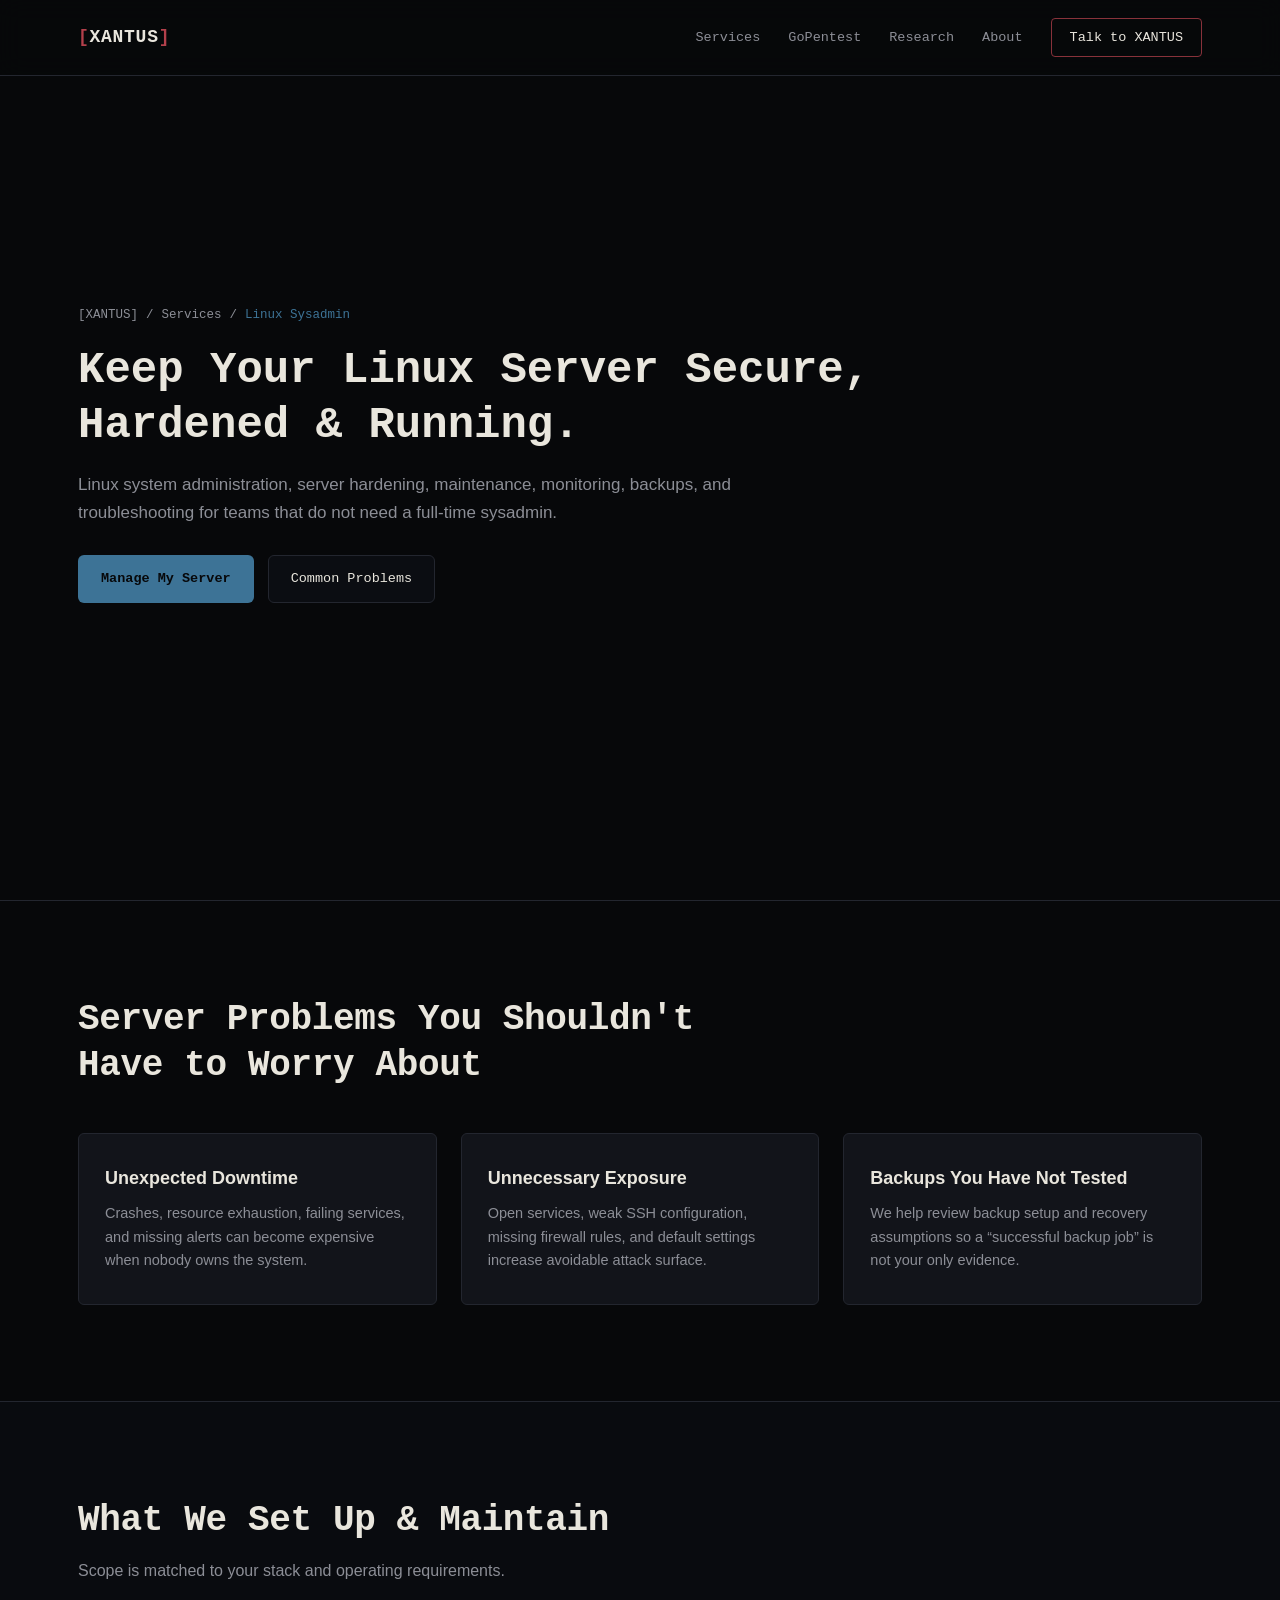
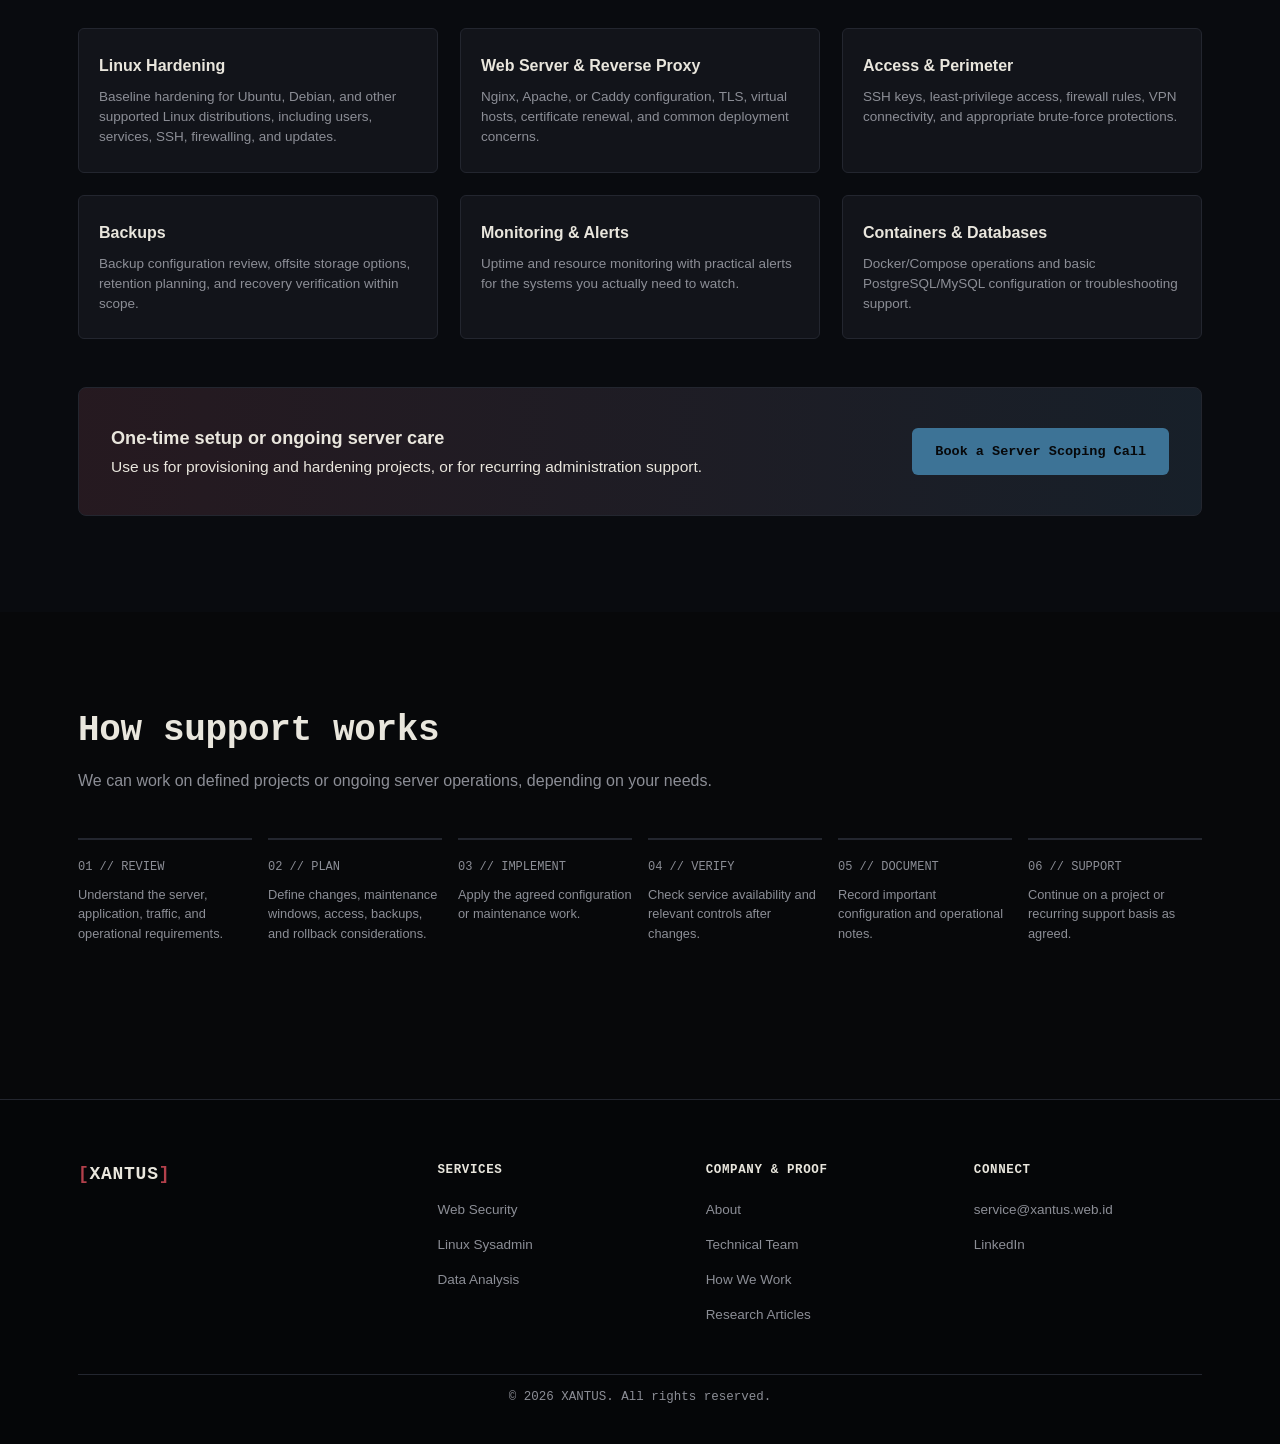
<file: sysadmin/index.html>
<!DOCTYPE html>
<html lang="en">

<head>
  <meta charset="UTF-8">
  <meta name="viewport" content="width=device-width, initial-scale=1.0">
  <meta name="theme-color" content="#07080a">
  <title>Linux System Administration — XANTUS</title>
  <meta name="description"
    content="Linux system administration, hardening, maintenance, monitoring, backups, and troubleshooting.">
  <link rel="icon" type="image/png" href="../img/logo.png">
  <link rel="stylesheet" href="../css/style.css">
</head>

<body>
  <a class="skip-link" href="#main-content">Skip to content</a>
  <header class="nav" id="nav">
    <div class="container nav-inner">
      <a href="/" class="logo" aria-label="XANTUS home"><span class="logo-bracket">[</span>XANTUS<span class="logo-bracket">]</span></a>
      <nav class="nav-links" id="navLinks">
        <div class="nav-item-dropdown" id="navItemDropdown">
          <button type="button" class="dropdown-trigger" id="dropdownTrigger" aria-haspopup="true"
            aria-expanded="false">
            <span>Services</span>
          </button>

          <div class="nav-dropdown" id="servicesDropdown">
            <a href="/pentest/">Web Security</a>
            <a href="/sysadmin/">Linux Sysadmin</a>
            <a href="/data-analysis/">Data Analysis</a>
          </div>
        </div>
        <a href="https://gopentest.hight.id/" target="_blank" rel="noopener">GoPentest</a>
        <a href="/#research">Research</a>
        <a href="/#about">About</a>
        <a href="/#contact" class="nav-cta">Talk to XANTUS</a>
      </nav>
      <button class="nav-toggle" id="navToggle" aria-label="Toggle navigation menu"
        aria-expanded="false"><span></span><span></span><span></span></button>
    </div>
  </header>
  <main id="main-content" class="page-shell">
    <section class="service-page-hero">
      <div class="container">
        <div class="service-breadcrumb"><span><a href="/">[XANTUS]</a></span> / <span>Services</span> / <span style="color:var(--blue);">Linux Sysadmin</span></div>
        <h1>Keep Your Linux Server Secure, Hardened &amp; Running.</h1>
        <p class="service-page-lead">Linux system administration, server hardening, maintenance, monitoring, backups,
          and troubleshooting for teams that do not need a full-time sysadmin.</p>
        <div class="hero-actions"><a href="/#contact" class="btn btn-blue">Manage My Server</a><a
            href="#server-problems" class="btn btn-ghost">Common Problems</a></div>
      </div>
    </section>
    <section id="server-problems">
      <div class="container">
        <div class="section-head">
          <h2>Server Problems You Shouldn't Have to Worry About</h2>
        </div>
        <div class="problems-grid">
          <div class="problem-card">
            <h3>Unexpected Downtime</h3>
            <p>Crashes, resource exhaustion, failing services, and missing alerts can become expensive when nobody owns
              the system.</p>
          </div>
          <div class="problem-card">
            <h3>Unnecessary Exposure</h3>
            <p>Open services, weak SSH configuration, missing firewall rules, and default settings increase avoidable
              attack surface.</p>
          </div>
          <div class="problem-card">
            <h3>Backups You Have Not Tested</h3>
            <p>We help review backup setup and recovery assumptions so a “successful backup job” is not your only
              evidence.</p>
          </div>
        </div>
      </div>
    </section>
    <section style="background:#090b0f;border-top:1px solid var(--border);">
      <div class="container">
        <div class="section-head">
          <h2>What We Set Up &amp; Maintain</h2>
          <p class="section-desc">Scope is matched to your stack and operating requirements.</p>
        </div>
        <div class="deliverables-grid">
          <div class="deliverable-card">
            <h4>Linux Hardening</h4>
            <p>Baseline hardening for Ubuntu, Debian, and other supported Linux distributions, including users,
              services, SSH, firewalling, and updates.</p>
          </div>
          <div class="deliverable-card">
            <h4>Web Server &amp; Reverse Proxy</h4>
            <p>Nginx, Apache, or Caddy configuration, TLS, virtual hosts, certificate renewal, and common deployment
              concerns.</p>
          </div>
          <div class="deliverable-card">
            <h4>Access &amp; Perimeter</h4>
            <p>SSH keys, least-privilege access, firewall rules, VPN connectivity, and appropriate brute-force
              protections.</p>
          </div>
          <div class="deliverable-card">
            <h4>Backups</h4>
            <p>Backup configuration review, offsite storage options, retention planning, and recovery verification
              within scope.</p>
          </div>
          <div class="deliverable-card">
            <h4>Monitoring &amp; Alerts</h4>
            <p>Uptime and resource monitoring with practical alerts for the systems you actually need to watch.</p>
          </div>
          <div class="deliverable-card">
            <h4>Containers &amp; Databases</h4>
            <p>Docker/Compose operations and basic PostgreSQL/MySQL configuration or troubleshooting support.</p>
          </div>
        </div>
        <div class="partner-banner" style="margin-top:48px;">
          <div>
            <h3>One-time setup or ongoing server care</h3>
            <p>Use us for provisioning and hardening projects, or for recurring administration support.</p>
          </div><a href="/#contact" class="btn btn-blue">Book a Server Scoping Call</a>
        </div>
      </div>
    </section>
    <section>
      <div class="container">
        <div class="section-head">
          <h2>How support works</h2>
          <p class="section-desc">We can work on defined projects or ongoing server operations, depending on your needs.
          </p>
        </div>
        <div class="steps-six">
          <div class="step-six-card"><span class="step-num-six">01 // REVIEW</span>
            <p>Understand the server, application, traffic, and operational requirements.</p>
          </div>
          <div class="step-six-card"><span class="step-num-six">02 // PLAN</span>
            <p>Define changes, maintenance windows, access, backups, and rollback considerations.</p>
          </div>
          <div class="step-six-card"><span class="step-num-six">03 // IMPLEMENT</span>
            <p>Apply the agreed configuration or maintenance work.</p>
          </div>
          <div class="step-six-card"><span class="step-num-six">04 // VERIFY</span>
            <p>Check service availability and relevant controls after changes.</p>
          </div>
          <div class="step-six-card"><span class="step-num-six">05 // DOCUMENT</span>
            <p>Record important configuration and operational notes.</p>
          </div>
          <div class="step-six-card"><span class="step-num-six">06 // SUPPORT</span>
            <p>Continue on a project or recurring support basis as agreed.</p>
          </div>
        </div>
      </div>
    </section>
  </main>
  <footer class="footer">
    <div class="container">
      <div class="footer-grid">
        <div class="footer-brand">
          <a href="/" class="logo"><span class="logo-bracket">[</span>XANTUS<span class="logo-bracket">]</span></a>
        </div>
        <div class="footer-col">
          <h4>Services</h4>
          <ul>
            <li><a href="/pentest/">Web Security</a></li>
            <li><a href="/sysadmin/">Linux Sysadmin</a></li>
            <li><a href="/data-analysis/">Data Analysis</a></li>
          </ul>
        </div>
        <div class="footer-col">
          <h4>Company &amp; Proof</h4>
          <ul>
            <li><a href="/#about">About</a></li>
            <li><a href="/#team">Technical Team</a></li>
            <li><a href="/#how-it-works">How We Work</a></li>
            <li><a href="/#research">Research Articles</a></li>
          </ul>
        </div>
        <div class="footer-col">
          <h4>Connect</h4>
          <ul>
            <li><a href="mailto:service@xantus.web.id">service@xantus.web.id</a></li>
            <li><a href="https://www.linkedin.com/company/xantus-id/" target="_blank" rel="noopener">LinkedIn</a></li>
          </ul>
        </div>
      </div>
      <div class="footer-bottom">
        <p>© 2026 XANTUS. All rights reserved.</p>
      </div>
    </div>
  </footer>
  <script src="../js/main.js" defer></script>
</body>

</html>
</file>
<file: css/style.css>
:root {
  --bg: #07080a; /* void — page background */
  --bg-raised: #12141a; /* cards, terminal, elevated panels */
  --bg-subtle: #1a1d26; /* chips, hover states */
  --border: #23262f; /* hairline dividers */
  --border-focus: #3d4251;

  --red: #b3404b; /* muted crimson — offensive / pentest */
  --red-soft: rgba(179, 64, 75, 0.14);
  --red-glow: rgba(179, 64, 75, 0.35);

  --blue: #3d7396; /* muted steel blue — defensive / sysadmin */
  --blue-soft: rgba(61, 115, 150, 0.14);
  --blue-glow: rgba(61, 115, 150, 0.35);

  --green: #4f8f68; /* muted forest green — analytical / data */
  --green-soft: rgba(79, 143, 104, 0.14);
  --green-glow: rgba(79, 143, 104, 0.35);

  --text: #e9e6dd; /* bone — primary text */
  --text-dim: #8c8e96; /* mist — secondary text */
  --text-muted: #5c5e66;

  --mono: "JetBrains Mono", "SFMono-Regular", Menlo, monospace;
  --sans:
    "Inter", -apple-system, BlinkMacSystemFont, "Segoe UI", Roboto, sans-serif;

  --container: 1180px;
  --header-h: 76px;
  --radius: 6px;
}

/* Reset & Base */
*,
*::before,
*::after {
  box-sizing: border-box;
}
html {
  scroll-behavior: smooth;
}
body {
  margin: 0;
  background: var(--bg);
  color: var(--text);
  font-family: var(--sans);
  font-size: 15.5px;
  line-height: 1.62;
  -webkit-font-smoothing: antialiased;
}
img,
svg {
  display: block;
  max-width: 100%;
}
a {
  color: inherit;
  text-decoration: none;
}
ul,
ol {
  margin: 0;
  padding: 0;
  list-style: none;
}
h1,
h2,
h3,
h4,
p {
  margin: 0;
}
button {
  font-family: inherit;
  cursor: pointer;
}
input,
textarea,
select {
  font-family: var(--sans);
}

.skip-link {
  position: absolute;
  left: -9999px;
  top: 0;
  background: var(--red);
  color: #000;
  padding: 8px 16px;
  z-index: 999;
  font-family: var(--mono);
  font-weight: 600;
}
.skip-link:focus {
  left: 16px;
  top: 16px;
}

:focus-visible {
  outline: 2px solid var(--blue);
  outline-offset: 3px;
}

/* Layout Helpers */
.container {
  width: 100%;
  max-width: var(--container);
  margin: 0 auto;
  padding: 0 28px;
}
section {
  padding: 96px 0;
  position: relative;
}
.section-head {
  max-width: 700px;
  margin: 0 0 44px;
}
.section-head.center {
  margin-left: auto;
  margin-right: auto;
  text-align: center;
}
.eyebrow {
  display: inline-flex;
  align-items: center;
  gap: 8px;
  font-family: var(--mono);
  font-size: 12.5px;
  letter-spacing: 0.06em;
  text-transform: uppercase;
  color: var(--text-dim);
  margin-bottom: 14px;
}
.eyebrow::before {
  content: "::";
  color: var(--red);
}
.eyebrow.blue::before {
  color: var(--blue);
}
.eyebrow.green::before {
  color: var(--green);
}

.section-head h2 {
  font-family: var(--mono);
  font-size: clamp(24px, 3.2vw, 36px);
  font-weight: 600;
  line-height: 1.28;
  letter-spacing: -0.01em;
}
.section-desc {
  color: var(--text-dim);
  font-size: 16px;
  margin-top: 14px;
  max-width: 640px;
}
.section-head.center .section-desc {
  margin-left: auto;
  margin-right: auto;
}

/* Buttons */
.btn {
  display: inline-flex;
  align-items: center;
  justify-content: center;
  gap: 8px;
  font-family: var(--mono);
  font-size: 13.5px;
  font-weight: 500;
  padding: 12px 22px;
  border-radius: var(--radius);
  border: 1px solid transparent;
  transition:
    background 0.18s ease,
    border-color 0.18s ease,
    transform 0.15s ease,
    color 0.18s ease;
  white-space: nowrap;
  cursor: pointer;
}
.btn:hover {
  transform: translateY(-1px);
}
.btn-primary {
  background: var(--red);
  color: #07080a;
  border-color: var(--red);
  font-weight: 600;
}
.btn-primary:hover {
  background: #c64955;
  border-color: #c64955;
}
.btn-ghost {
  background: transparent;
  color: var(--text);
  border-color: var(--border);
}
.btn-ghost:hover {
  border-color: var(--blue);
  color: var(--blue);
}
.btn-blue {
  background: var(--blue);
  color: #07080a;
  font-weight: 600;
}
.btn-blue:hover {
  background: #4a8bb5;
}
.btn-green {
  background: var(--green);
  color: #07080a;
  font-weight: 600;
}
.btn-green:hover {
  background: #5da77a;
}
.btn-sm {
  padding: 8px 14px;
  font-size: 12.5px;
}

/* Collaboration Badge & Link Styles */
.collab-badge {
  display: inline-flex;
  align-items: center;
  gap: 8px;
  background: rgba(179, 64, 75, 0.12);
  border: 1px solid rgba(179, 64, 75, 0.35);
  border-radius: 4px;
  padding: 4px 10px;
  font-family: var(--mono);
  font-size: 12px;
  color: var(--text);
  margin-bottom: 14px;
  text-decoration: none;
  transition:
    border-color 0.2s,
    background 0.2s;
}
.collab-badge:hover {
  background: rgba(179, 64, 75, 0.22);
  border-color: var(--red);
}
.collab-badge .collab-accent {
  color: var(--red);
  font-weight: 700;
}
.gopentest-link {
  color: var(--red);
  text-decoration: underline;
  text-underline-offset: 3px;
  transition: color 0.18s;
}
.gopentest-link:hover {
  color: #e9e6dd;
}

/* Nav */
.nav {
  position: fixed;
  top: 0;
  left: 0;
  right: 0;
  height: var(--header-h);
  z-index: 1000;
  background: rgba(7, 8, 10, 0.88);
  backdrop-filter: blur(12px);
  border-bottom: 1px solid var(--border);
}
.nav-inner {
  display: flex;
  align-items: center;
  justify-content: space-between;
  height: 100%;
}
.logo {
  font-family: var(--mono);
  font-size: 18px;
  font-weight: 700;
  letter-spacing: 0.04em;
  display: flex;
  align-items: center;
}
.logo-bracket {
  color: var(--red);
}
.logo.small {
  font-size: 15px;
}

.nav-links {
  display: flex;
  align-items: center;
  gap: 28px;
  font-family: var(--mono);
  font-size: 13.5px;
}
.nav-links a {
  color: var(--text-dim);
  padding: 6px 0;
  transition: color 0.18s ease;
  position: relative;
}
.nav-links a:hover {
  color: var(--text);
}
.nav-links a.active {
  color: var(--blue);
}

/* Dropdown Menu */
.nav-item-dropdown {
  position: relative;
}
.dropdown-trigger {
  display: flex;
  align-items: center;
  gap: 5px;
  background: none;
  border: 0;
  padding: 6px 0;
  color: var(--text-dim);
  font-family: var(--mono);
  font-size: 13.5px;
  cursor: pointer;
}

.dropdown-trigger:hover {
  color: var(--text);
}

.nav-item-dropdown.open .dropdown-trigger {
  color: var(--text);
}
.dropdown-chevron {
  font-size: 10px;
  transition: transform 0.2s ease;
}
.nav-item-dropdown:hover .dropdown-chevron {
  transform: rotate(180deg);
}
.nav-dropdown {
  position: absolute;
  top: calc(100% + 12px);
  left: -12px;
  width: 250px;
  background: var(--bg-raised);
  border: 1px solid var(--border);
  border-radius: var(--radius);
  padding: 8px;
  box-shadow: 0 16px 36px rgba(0, 0, 0, 0.6);
  opacity: 0;
  visibility: hidden;
  transform: translateY(6px);
  transition:
    opacity 0.18s ease,
    transform 0.18s ease,
    visibility 0.18s;
  z-index: 100;
}
.nav-item-dropdown:hover .nav-dropdown,
.nav-item-dropdown:focus-within .nav-dropdown {
  opacity: 1;
  visibility: visible;
  transform: translateY(0);
}
.nav-dropdown a {
  display: block;
  padding: 8px 12px;
  border-radius: 4px;
  font-size: 13px;
  color: var(--text-dim);
  transition:
    background 0.15s,
    color 0.15s;
}
.nav-dropdown a:hover {
  background: var(--bg-subtle);
  color: var(--text);
}
.nav-dropdown a span {
  display: block;
  font-size: 11px;
  color: var(--text-muted);
  font-family: var(--sans);
  margin-top: 2px;
}

.dropdown-overview-link {
  border-top: 1px dashed var(--border);
  margin-top: 4px;
  padding-top: 8px !important;
  font-size: 12px !important;
  color: var(--blue) !important;
  font-weight: 500;
}

.nav-cta {
  background: transparent !important;
  border: 1px solid rgba(179, 64, 75, 0.75) !important;
  color: var(--text) !important;
  padding: 8px 18px !important;
  border-radius: 4px;
  font-family: var(--mono);
  font-size: 13.5px;
  font-weight: 500;
  transition:
    background 0.2s ease,
    border-color 0.2s ease,
    color 0.2s ease !important;
}
.nav-cta:hover {
  background: var(--red) !important;
  border-color: var(--red) !important;
  color: #07080a !important;
}

.nav-toggle {
  display: none;
  flex-direction: column;
  gap: 5px;
  background: none;
  border: none;
  padding: 8px;
}
.nav-toggle span {
  width: 22px;
  height: 2px;
  background: var(--text);
  transition:
    transform 0.2s ease,
    opacity 0.2s ease;
}
.nav-toggle[aria-expanded="true"] span:nth-child(1) {
  transform: translateY(7px) rotate(45deg);
}
.nav-toggle[aria-expanded="true"] span:nth-child(2) {
  opacity: 0;
}
.nav-toggle[aria-expanded="true"] span:nth-child(3) {
  transform: translateY(-7px) rotate(-45deg);
}

/* View Management (Router simulation) */
.page-view {
  display: block;
  animation: fadeIn 0.25s ease-out;
}
@keyframes fadeIn {
  from {
    opacity: 0;
    transform: translateY(6px);
  }
  to {
    opacity: 1;
    transform: translateY(0);
  }
}

/* ==========================================================================
   Homepage — Hero
   ========================================================================== */
.hero {
  min-height: 100vh;
  min-height: 100dvh;
  padding-top: var(--header-h);
  padding-bottom: 32px;
  display: flex;
  align-items: center;
  position: relative;
  overflow: hidden;
  box-sizing: border-box;
}
.hero .container {
  display: flex;
  align-items: center;
  min-height: calc(100vh - var(--header-h) - 32px);
  min-height: calc(100dvh - var(--header-h) - 32px);
  padding-top: 20px;
  padding-bottom: 20px;
}
.hero-bg {
  position: absolute;
  inset: 0;
  z-index: -1;
  background:
    radial-gradient(
      circle at 12% 24%,
      rgba(179, 64, 75, 0.22),
      transparent 42%
    ),
    radial-gradient(
      circle at 88% 75%,
      rgba(61, 115, 150, 0.25),
      transparent 46%
    );
  opacity: 0.55;
}
.hero-grid {
  display: block;
  max-width: 860px;
}
.hero-content h1 {
  font-family: var(--mono);
  font-size: clamp(34px, 4.8vw, 56px);
  line-height: 1.18;
  font-weight: 700;
  letter-spacing: -0.02em;
  margin-bottom: 22px;
  color: var(--text);
}
.accent-blue {
  color: #4a8bb5;
}
.hero-lead {
  color: var(--text-dim);
  font-size: 16.5px;
  line-height: 1.62;
  max-width: 620px;
  margin-bottom: 32px;
}
.hero-actions {
  display: flex;
  gap: 14px;
  flex-wrap: wrap;
  align-items: center;
  margin-bottom: 28px;
}
.hero-actions .btn-primary {
  background: var(--red);
  color: #07080a;
  border-color: var(--red);
  font-weight: 600;
}
.hero-actions .btn-primary:hover {
  background: #c64955;
  border-color: #c64955;
}
.hero-actions .btn-ghost {
  background: rgba(14, 16, 22, 0.7);
  border: 1px solid var(--border);
  color: var(--text);
  font-family: var(--mono);
  font-size: 13.5px;
}
.hero-actions .btn-ghost:hover {
  border-color: #4a8bb5;
  color: #ffffff;
}
.hero-microcopy {
  font-family: var(--mono);
  font-size: 13px;
  color: var(--text-muted);
  display: flex;
  align-items: center;
  gap: 10px;
  flex-wrap: wrap;
}
.hero-microcopy .dot {
  color: var(--text-muted);
  font-size: 14px;
}

/* ==========================================================================
   Trust Bar / Proof
   ========================================================================== */
.trust-bar {
  padding: 28px 0;
  border-top: 1px solid var(--border);
  border-bottom: 1px solid var(--border);
  background: #090b0f;
}
.trust-items {
  display: flex;
  justify-content: space-between;
  align-items: center;
  flex-wrap: wrap;
  gap: 20px 24px;
}
.trust-item {
  display: flex;
  align-items: center;
  gap: 10px;
  font-family: var(--mono);
  font-size: 13px;
  color: var(--text-dim);
}
.trust-icon {
  color: var(--red);
  font-weight: bold;
}
.trust-item.blue .trust-icon {
  color: var(--blue);
}
.trust-item.green .trust-icon {
  color: var(--green);
}

/* ==========================================================================
   Problem Section
   ========================================================================== */
.problems-grid {
  display: grid;
  grid-template-columns: repeat(3, 1fr);
  gap: 24px;
  margin-top: 40px;
}
.problem-card {
  background: var(--bg-raised);
  border: 1px solid var(--border);
  border-radius: var(--radius);
  padding: 32px 26px;
  position: relative;
  transition: border-color 0.2s;
}
.problem-card:hover {
  border-color: var(--border-focus);
}
.problem-icon {
  font-family: var(--mono);
  font-size: 12px;
  color: var(--red);
  margin-bottom: 16px;
  display: block;
}
.problem-card h3 {
  font-size: 18px;
  font-weight: 600;
  margin-bottom: 12px;
  line-height: 1.35;
}
.problem-card p {
  color: var(--text-dim);
  font-size: 14.5px;
  line-height: 1.6;
}
.problem-bridge {
  margin-top: 36px;
  text-align: center;
  font-family: var(--mono);
  font-size: 15px;
  color: var(--text);
  background: var(--bg-raised);
  padding: 18px 24px;
  border-radius: var(--radius);
  border: 1px solid var(--border);
  display: flex;
  align-items: center;
  justify-content: center;
  gap: 16px;
  flex-wrap: wrap;
}
.problem-bridge strong {
  color: var(--red);
}

/* ==========================================================================
   Three Core Services (Homepage Cards)
   ========================================================================== */
.services-triad {
  display: grid;
  grid-template-columns: repeat(3, 1fr);
  gap: 28px;
}
.service-summary-card {
  background: var(--bg-raised);
  border: 1px solid var(--border);
  border-radius: 8px;
  padding: 36px 30px;
  display: flex;
  flex-direction: column;
  justify-content: space-between;
  position: relative;
  transition:
    transform 0.2s,
    border-color 0.2s;
}
.service-summary-card:hover {
  transform: translateY(-2px);
}
.card-secure {
  border-top: 3px solid var(--red);
}
.card-run {
  border-top: 3px solid var(--blue);
}
.card-understand {
  border-top: 3px solid var(--green);
}

.card-label {
  font-family: var(--mono);
  font-size: 12px;
  letter-spacing: 0.08em;
  font-weight: 700;
  margin-bottom: 12px;
  display: block;
}
.card-secure .card-label {
  color: var(--red);
}
.card-run .card-label {
  color: var(--blue);
}
.card-understand .card-label {
  color: var(--green);
}

.service-summary-card h3 {
  font-size: 21px;
  font-weight: 600;
  margin-bottom: 14px;
}
.service-summary-card p {
  color: var(--text-dim);
  font-size: 14.5px;
  margin-bottom: 24px;
  line-height: 1.6;
}
.service-features-mini {
  margin-bottom: 28px;
}
.service-features-mini li {
  font-family: var(--mono);
  font-size: 13px;
  color: var(--text-dim);
  padding: 6px 0;
  border-bottom: 1px dashed rgba(255, 255, 255, 0.05);
  display: flex;
  align-items: center;
  gap: 8px;
}
.service-cta-link {
  font-family: var(--mono);
  font-size: 14px;
  font-weight: 600;
  display: inline-flex;
  align-items: center;
  gap: 6px;
  transition: gap 0.2s;
}
.card-secure .service-cta-link {
  color: var(--red);
}
.card-run .service-cta-link {
  color: var(--blue);
}
.card-understand .service-cta-link {
  color: var(--green);
}
.service-summary-card:hover .service-cta-link {
  gap: 10px;
}

/* ==========================================================================
   Flagship Security Section ("Don't Just Scan. Understand.")
   ========================================================================== */
.security-spotlight {
  background:
    linear-gradient(135deg, rgba(179, 64, 75, 0.18) 0%, transparent 60%),
    var(--bg-raised);
  border-top: 1px solid var(--border);
  border-bottom: 1px solid var(--border);
}
.snapshot-notice {
  font-family: var(--mono);
  font-size: 13px;
  color: var(--text-dim);
  background: var(--bg);
  padding: 14px 18px;
  border-radius: 4px;
  border-left: 3px solid var(--red);
  line-height: 1.6;
}

/* ==========================================================================
   "Start Small" Progression
   ========================================================================== */
.stepper-horizontal {
  display: grid;
  grid-template-columns: repeat(6, 1fr);
  gap: 16px;
  margin-top: 40px;
  position: relative;
}
.step-item {
  background: var(--bg-raised);
  border: 1px solid var(--border);
  border-radius: var(--radius);
  padding: 20px 16px;
  display: flex;
  flex-direction: column;
}
.step-item:first-child {
  border-color: var(--red);
  background: linear-gradient(
    180deg,
    var(--red-soft) 0%,
    var(--bg-raised) 100%
  );
}
.step-index {
  font-family: var(--mono);
  font-size: 11px;
  color: var(--text-dim);
  margin-bottom: 8px;
}
.step-item h4 {
  font-size: 14.5px;
  font-weight: 600;
  margin-bottom: 6px;
}
.step-item p {
  font-size: 12.5px;
  color: var(--text-dim);
  line-height: 1.45;
}

/* ==========================================================================
   Pricing Section
   ========================================================================== */
.pricing-grid {
  display: grid;
  grid-template-columns: repeat(4, 1fr);
  gap: 20px;
  margin-top: 40px;
}
.pricing-card {
  background: var(--bg-raised);
  border: 1px solid var(--border);
  border-radius: 8px;
  padding: 30px 22px;
  display: flex;
  flex-direction: column;
  justify-content: space-between;
  position: relative;
}
.pricing-card.featured {
  border-color: var(--red);
  box-shadow: 0 0 25px rgba(179, 64, 75, 0.15);
}
.featured-badge {
  position: absolute;
  top: -11px;
  right: 18px;
  background: var(--red);
  color: #07080a;
  font-family: var(--mono);
  font-size: 11px;
  font-weight: 700;
  padding: 2px 8px;
  border-radius: 3px;
}
.pricing-header h3 {
  font-size: 17px;
  font-weight: 600;
  margin-bottom: 8px;
}
.pricing-price {
  font-family: var(--mono);
  font-size: 26px;
  font-weight: 700;
  color: var(--text);
  margin: 14px 0 8px;
}
.pricing-price small {
  font-size: 13px;
  color: var(--text-dim);
  font-weight: 400;
}
.pricing-desc {
  font-size: 13px;
  color: var(--text-dim);
  margin-bottom: 20px;
  min-height: 48px;
}
.pricing-card .btn {
  width: 100%;
  margin-top: 18px;
}
.pricing-note {
  margin-top: 24px;
  font-family: var(--mono);
  font-size: 12px;
  color: var(--text-dim);
  text-align: center;
}

/* ==========================================================================
   Who We Help + Partner Banner
   ========================================================================== */
.audiences-grid {
  display: grid;
  grid-template-columns: repeat(4, 1fr);
  gap: 20px;
  margin-top: 36px;
}
.audience-card {
  background: var(--bg-raised);
  border: 1px solid var(--border);
  border-radius: var(--radius);
  padding: 24px 20px;
}
.audience-card h3 {
  font-size: 17px;
  font-weight: 600;
  margin-bottom: 10px;
  color: var(--text);
}
.audience-card p {
  color: var(--text-dim);
  font-size: 13.5px;
  line-height: 1.55;
}

.partner-banner {
  margin-top: 40px;
  background:
    linear-gradient(90deg, rgba(179, 64, 75, 0.12), rgba(61, 115, 150, 0.12)),
    var(--bg-raised);
  border: 1px solid var(--border);
  border-radius: 8px;
  padding: 36px 32px;
  display: flex;
  align-items: center;
  justify-content: space-between;
  gap: 28px;
  flex-wrap: wrap;
}
.partner-text h3 {
  font-size: 20px;
  font-weight: 600;
  margin-bottom: 6px;
}
.partner-text p {
  color: var(--text-dim);
  font-size: 14.5px;
  max-width: 600px;
}

/* ==========================================================================
   Why XANTUS
   ========================================================================== */
.pillars-grid {
  display: grid;
  grid-template-columns: repeat(5, 1fr);
  gap: 16px;
  margin-top: 36px;
}
.pillar-card {
  background: var(--bg-raised);
  border: 1px solid var(--border);
  border-radius: var(--radius);
  padding: 24px 18px;
}
.pillar-tag {
  font-family: var(--mono);
  font-size: 11px;
  color: var(--blue);
  margin-bottom: 8px;
  display: block;
}
.pillar-card h3 {
  font-size: 16px;
  font-weight: 600;
  margin-bottom: 10px;
}
.pillar-card p {
  color: var(--text-dim);
  font-size: 13px;
  line-height: 1.5;
}

/* ==========================================================================
   How We Work (6 Steps)
   ========================================================================== */
.steps-six {
  display: grid;
  grid-template-columns: repeat(6, 1fr);
  gap: 16px;
  margin-top: 36px;
}
.step-six-card {
  border-top: 2px solid var(--border);
  padding-top: 18px;
}
.step-six-card:hover {
  border-color: var(--blue);
}
.step-num-six {
  font-family: var(--mono);
  font-size: 12px;
  color: var(--text-dim);
  margin-bottom: 8px;
  display: block;
}
.step-six-card h3 {
  font-size: 15px;
  font-weight: 600;
  margin-bottom: 8px;
}
.step-six-card p {
  color: var(--text-dim);
  font-size: 12.8px;
  line-height: 1.5;
}

/* ==========================================================================
   Sample Finding Card
   ========================================================================== */
.sample-finding-container {
  max-width: 820px;
  margin: 40px auto 0;
  background: var(--bg-raised);
  border: 1px solid var(--border);
  border-radius: 8px;
  overflow: hidden;
  box-shadow: 0 16px 40px rgba(0, 0, 0, 0.5);
}
.finding-header {
  padding: 16px 24px;
  background: #0d1017;
  border-bottom: 1px solid var(--border);
  display: flex;
  justify-content: space-between;
  align-items: center;
  flex-wrap: wrap;
  gap: 12px;
}
.finding-title-group {
  display: flex;
  align-items: center;
  gap: 12px;
}
.badge-severity {
  font-family: var(--mono);
  font-size: 11px;
  font-weight: 700;
  padding: 3px 8px;
  border-radius: 3px;
  letter-spacing: 0.05em;
}
.badge-high {
  background: var(--red);
  color: #07080a;
}
.badge-medium {
  background: #cf893c;
  color: #07080a;
}
.badge-low {
  background: var(--blue);
  color: #07080a;
}
.finding-id {
  font-family: var(--mono);
  font-size: 13px;
  color: var(--text-dim);
}
.finding-status {
  font-family: var(--mono);
  font-size: 12px;
  color: #6fa37e;
  border: 1px solid rgba(111, 163, 126, 0.3);
  padding: 2px 8px;
  border-radius: 3px;
}
.finding-body {
  padding: 28px;
  display: flex;
  flex-direction: column;
  gap: 20px;
}
.finding-row h4 {
  font-family: var(--mono);
  font-size: 12px;
  color: var(--text-dim);
  text-transform: uppercase;
  letter-spacing: 0.04em;
  margin-bottom: 6px;
}
.finding-row p {
  font-size: 14.5px;
  color: var(--text);
  line-height: 1.55;
}
.finding-code {
  background: #08090c;
  border: 1px solid var(--border);
  padding: 10px 14px;
  border-radius: 4px;
  font-family: var(--mono);
  font-size: 13px;
  color: var(--text);
  overflow-x: auto;
}

/* ==========================================================================
   Case Studies / Selected Work
   ========================================================================== */
.case-studies-grid {
  display: grid;
  grid-template-columns: repeat(2, 1fr);
  gap: 28px;
  margin-top: 40px;
}
.case-card {
  background: var(--bg-raised);
  border: 1px solid var(--border);
  border-radius: 8px;
  padding: 32px 26px;
}
.case-card h3 {
  font-size: 18px;
  font-weight: 600;
  margin-bottom: 16px;
}
.case-dl {
  display: flex;
  flex-direction: column;
  gap: 14px;
}
.case-item dt {
  font-family: var(--mono);
  font-size: 11.5px;
  color: var(--text-dim);
  text-transform: uppercase;
  letter-spacing: 0.05em;
  margin-bottom: 4px;
}
.case-item dd {
  margin: 0;
  font-size: 14px;
  color: var(--text);
}

/* ==========================================================================
   Technical Research / Content
   ========================================================================== */
.research-grid {
  display: grid;
  grid-template-columns: repeat(3, 1fr);
  gap: 24px;
  margin-top: 36px;
}
.research-card {
  background: var(--bg-raised);
  border: 1px solid var(--border);
  border-radius: var(--radius);
  padding: 28px 22px;
  display: flex;
  flex-direction: column;
  justify-content: space-between;
  transition: border-color 0.2s;
}
.research-card:hover {
  border-color: var(--blue);
}
.research-tag {
  font-family: var(--mono);
  font-size: 11.5px;
  color: var(--red);
  margin-bottom: 10px;
  display: block;
}
.research-card h3 {
  font-size: 16.5px;
  font-weight: 600;
  line-height: 1.4;
  margin-bottom: 12px;
}
.research-card p {
  color: var(--text-dim);
  font-size: 13.5px;
  line-height: 1.55;
  margin-bottom: 20px;
}
.research-read {
  font-family: var(--mono);
  font-size: 13px;
  color: var(--blue);
  display: inline-flex;
  align-items: center;
  gap: 6px;
}

/* ==========================================================================
   Security Snapshot Banner & Form
   ========================================================================== */
.snapshot-section {
  background:
    linear-gradient(135deg, rgba(179, 64, 75, 0.18) 0%, transparent 60%),
    var(--bg-raised);
  border-top: 1px solid var(--border);
  border-bottom: 1px solid var(--border);
}
.snapshot-grid {
  display: grid;
  grid-template-columns: 1fr 1.1fr;
  gap: 56px;
  align-items: center;
}
.snapshot-info h2 {
  font-family: var(--mono);
  font-size: clamp(24px, 3.2vw, 34px);
  line-height: 1.3;
  font-weight: 700;
  margin-bottom: 16px;
}
.snapshot-info p {
  color: var(--text-dim);
  font-size: 15.5px;
  margin-bottom: 20px;
}
.snapshot-notice {
  font-family: var(--mono);
  font-size: 12px;
  color: var(--text-dim);
  background: var(--bg);
  padding: 12px 16px;
  border-radius: 4px;
  border-left: 2px solid var(--red);
}

/* Form Styles */
.form-box {
  background: var(--bg);
  border: 1px solid var(--border);
  border-radius: 8px;
  padding: 32px 28px;
}
.form-row {
  display: flex;
  flex-direction: column;
  gap: 6px;
  margin-bottom: 18px;
}
.form-row.two-cols {
  display: grid;
  grid-template-columns: 1fr 1fr;
  gap: 14px;
}
.form-row label {
  font-family: var(--mono);
  font-size: 12.5px;
  color: var(--text-dim);
}
.form-row input,
.form-row textarea,
.form-row select {
  background: var(--bg-raised);
  border: 1px solid var(--border);
  color: var(--text);
  padding: 11px 14px;
  border-radius: 4px;
  font-size: 14px;
  transition: border-color 0.18s;
}
.form-row input:focus,
.form-row textarea:focus,
.form-row select:focus {
  border-color: var(--blue);
  outline: none;
}
.checkbox-row {
  display: flex;
  align-items: flex-start;
  gap: 10px;
  margin-bottom: 20px;
}
.checkbox-row input {
  margin-top: 4px;
  cursor: pointer;
}
.checkbox-row label {
  font-size: 12.5px;
  color: var(--text-dim);
  cursor: pointer;
  line-height: 1.45;
}

/* Dedicated Clean Contact Form */
.contact-form {
  display: flex;
  flex-direction: column;
  gap: 20px;
  width: 100%;
}
.contact-form .form-group {
  display: flex;
  flex-direction: column;
  gap: 8px;
}
.contact-form label {
  font-family: var(--mono);
  font-size: 13.5px;
  color: #8c8e96;
  font-weight: 400;
  letter-spacing: 0.01em;
}
.contact-form input,
.contact-form select,
.contact-form textarea {
  background: #0d1016;
  border: 1px solid #1e222d;
  color: var(--text);
  padding: 13px 15px;
  border-radius: 4px;
  font-size: 14.5px;
  font-family: var(--sans);
  width: 100%;
  box-sizing: border-box;
  transition: border-color 0.18s ease;
}
.contact-form select {
  appearance: none;
  background-image: url("data:image/svg+xml,%3Csvg xmlns='http://www.w3.org/2000/svg' width='12' height='12' viewBox='0 0 24 24' fill='none' stroke='%238c8e96' stroke-width='2' stroke-linecap='round' stroke-linejoin='round'%3E%3Cpolyline points='6 9 12 15 18 9'%3E%3C/polyline%3E%3C/svg%3E");
  background-repeat: no-repeat;
  background-position: right 14px center;
  padding-right: 36px;
  cursor: pointer;
}
.contact-form input:focus,
.contact-form select:focus,
.contact-form textarea:focus {
  border-color: var(--blue);
  outline: none;
}
.contact-form textarea {
  resize: vertical;
  min-height: 120px;
  line-height: 1.55;
}
.contact-form textarea::placeholder {
  color: #5c5e66;
  font-size: 14px;
}
.contact-form .btn-submit {
  align-self: flex-start;
  margin-top: 4px;
  background: var(--red);
  color: #07080a;
  border: none;
  font-family: var(--mono);
  font-weight: 600;
  font-size: 14px;
  padding: 13px 26px;
  border-radius: 4px;
  transition:
    background 0.18s ease,
    transform 0.15s ease;
}
.contact-form .btn-submit:hover {
  background: #c64955;
  transform: translateY(-1px);
}
@media (max-width: 480px) {
  .contact-form .btn-submit {
    width: 100%;
  }
}

/* ==========================================================================
   Team Section
   ========================================================================== */
.team-grid {
  display: grid;
  grid-template-columns: repeat(3, 1fr);
  gap: 28px;
}
.team-card {
  background: var(--bg-raised);
  border: 1px solid var(--border);
  border-radius: 10px;
  padding: 36px 26px;
  display: flex;
  flex-direction: column;
  align-items: center;
  text-align: center;
}
.team-red {
  border-top: 3px solid var(--red);
}
.team-blue {
  border-top: 3px solid var(--blue);
}
.team-green {
  border-top: 3px solid var(--green);
}

.team-avatar {
  width: 90px;
  height: 90px;
  border-radius: 50%;
  display: flex;
  align-items: center;
  justify-content: center;
  background: var(--bg);
  border: 1px solid var(--border);
  margin-bottom: 18px;
  overflow: hidden;
}
.team-avatar img {
  width: 100%;
  height: 100%;
  object-fit: cover;
}
.team-red .team-avatar {
  border-color: var(--red);
}
.team-blue .team-avatar {
  border-color: var(--blue);
}
.team-green .team-avatar {
  border-color: var(--green);
}

.team-name {
  font-size: 18px;
  font-weight: 600;
  margin-bottom: 10px;
}
.team-linkedin {
  width: 30px;
  height: 30px;
  border-radius: 50%;
  display: inline-flex;
  align-items: center;
  justify-content: center;
  border: 1px solid var(--border);
  color: var(--text-dim);
  margin-bottom: 16px;
  transition:
    color 0.18s,
    border-color 0.18s;
}
.team-linkedin svg {
  width: 15px;
  height: 15px;
}
.team-red .team-linkedin:hover {
  color: var(--red);
  border-color: var(--red);
}
.team-blue .team-linkedin:hover {
  color: var(--blue);
  border-color: var(--blue);
}
.team-green .team-linkedin:hover {
  color: var(--green);
  border-color: var(--green);
}
.team-bio {
  color: var(--text-dim);
  font-size: 13.5px;
  line-height: 1.58;
}

/* ==========================================================================
   FAQ Section
   ========================================================================== */
.faq-list {
  max-width: 820px;
  margin: 36px auto 0;
  display: flex;
  flex-direction: column;
  gap: 12px;
}
.faq-item {
  background: var(--bg-raised);
  border: 1px solid var(--border);
  border-radius: var(--radius);
  overflow: hidden;
}
.faq-question {
  width: 100%;
  padding: 18px 22px;
  background: none;
  border: none;
  display: flex;
  justify-content: space-between;
  align-items: center;
  text-align: left;
  color: var(--text);
  font-family: var(--mono);
  font-size: 14.5px;
  font-weight: 600;
  cursor: pointer;
}
.faq-icon {
  color: var(--blue);
  font-size: 16px;
  transition: transform 0.2s ease;
}
.faq-item.active .faq-icon {
  transform: rotate(45deg);
  color: var(--red);
}
.faq-answer {
  padding: 0 22px 18px;
  color: var(--text-dim);
  font-size: 14.5px;
  line-height: 1.6;
  display: none;
}
.faq-item.active .faq-answer {
  display: block;
}

/* ==========================================================================
   Final CTA & CRM Contact Form
   ========================================================================== */
.final-contact-grid {
  display: grid;
  grid-template-columns: 0.9fr 1.1fr;
  gap: 56px;
  margin-top: 36px;
}
.contact-meta h3 {
  font-size: 20px;
  font-weight: 600;
  margin-bottom: 12px;
}
.contact-meta p {
  color: var(--text-dim);
  font-size: 15px;
  margin-bottom: 24px;
}
.direct-contact-card {
  background: var(--bg-raised);
  border: 1px solid var(--border);
  border-left: 3px solid var(--blue);
  padding: 20px 22px;
  border-radius: 4px;
  margin-bottom: 20px;
}
.direct-contact-card h4 {
  font-family: var(--mono);
  font-size: 12px;
  color: var(--text-dim);
  margin-bottom: 6px;
}
.direct-email {
  font-family: var(--mono);
  font-size: 16px;
  color: var(--blue);
  font-weight: 600;
}
.direct-email:hover {
  color: var(--red);
}
.status-msg {
  font-family: var(--mono);
  font-size: 13px;
  margin-top: 10px;
  min-height: 20px;
}
.status-msg.ok {
  color: #6fa37e;
}
.status-msg.err {
  color: var(--red);
}

/* ==========================================================================
   Dedicated Service Pages Styles
   ========================================================================== */
.service-page-hero {
  min-height: 100vh;
  min-height: 100dvh;
  padding-top: var(--header-h);
  padding-bottom: 40px;
  display: flex;
  align-items: center;
  border-bottom: 1px solid var(--border);
  position: relative;
  box-sizing: border-box;
  overflow: hidden;
}
.service-page-hero::before {
  content: "";
  position: absolute;
  inset: 0;
  z-index: 0;
  pointer-events: none;
}
#view-pentest .service-page-hero::before {
  background: radial-gradient(
    circle at 16% 32%,
    rgba(179, 64, 75, 0.2),
    transparent 48%
  );
}
#view-server .service-page-hero::before {
  background: radial-gradient(
    circle at 16% 32%,
    rgba(61, 115, 150, 0.2),
    transparent 48%
  );
}
#view-data .service-page-hero::before {
  background: radial-gradient(
    circle at 16% 32%,
    rgba(79, 143, 104, 0.2),
    transparent 48%
  );
}
.service-page-hero .container {
  display: flex;
  flex-direction: column;
  justify-content: center;
  min-height: calc(100vh - var(--header-h) - 40px);
  min-height: calc(100dvh - var(--header-h) - 40px);
  padding-top: 24px;
  padding-bottom: 24px;
  position: relative;
  z-index: 1;
}
.service-breadcrumb {
  font-family: var(--mono);
  font-size: 12.5px;
  color: var(--text-dim);
  margin-bottom: 18px;
  display: flex;
  align-items: center;
  gap: 8px;
}
.service-breadcrumb a {
  color: var(--text-dim);
}
.service-breadcrumb a:hover {
  color: var(--text);
}
.service-page-hero h1 {
  font-family: var(--mono);
  font-size: clamp(28px, 4vw, 44px);
  line-height: 1.25;
  font-weight: 700;
  max-width: 820px;
  margin-bottom: 18px;
}
.service-page-lead {
  font-size: 17px;
  color: var(--text-dim);
  max-width: 680px;
  line-height: 1.65;
  margin-bottom: 28px;
}

.service-nav-back {
  display: inline-flex;
  align-items: center;
  gap: 6px;
  font-family: var(--mono);
  font-size: 13px;
  color: var(--text-dim);
  margin-bottom: 24px;
}
.service-nav-back:hover {
  color: var(--text);
}

.deliverables-grid {
  display: grid;
  grid-template-columns: repeat(3, 1fr);
  gap: 22px;
  margin-top: 32px;
}
.deliverable-card {
  background: var(--bg-raised);
  border: 1px solid var(--border);
  border-radius: var(--radius);
  padding: 24px 20px;
}
.deliverable-card h4 {
  font-size: 16px;
  font-weight: 600;
  margin-bottom: 8px;
}
.deliverable-card p {
  color: var(--text-dim);
  font-size: 13.5px;
  line-height: 1.5;
}

/* ==========================================================================
   About Section & Facts
   ========================================================================== */
.about-grid {
  display: grid;
  grid-template-columns: 1.3fr 1fr;
  gap: 48px;
  margin-top: 28px;
}
.about-text p {
  color: var(--text-dim);
  font-size: 15px;
  line-height: 1.68;
  margin-bottom: 16px;
}
.about-text p:last-child {
  margin-bottom: 0;
}
.about-facts {
  border-top: 1px solid var(--border);
}
.about-facts li {
  display: flex;
  justify-content: space-between;
  gap: 16px;
  padding: 16px 0;
  border-bottom: 1px solid var(--border);
}
.fact-label {
  font-family: var(--mono);
  font-size: 12.5px;
  color: var(--text-dim);
  flex-shrink: 0;
}
.fact-value {
  text-align: right;
  font-size: 14px;
  color: var(--text);
}

/* ==========================================================================
   Unique Cross-Platform CTA (Point 25)
   ========================================================================== */
.cross-cta-section {
  padding: 24px 0 72px;
}
.cross-cta-box {
  background:
    linear-gradient(
      135deg,
      rgba(179, 64, 75, 0.16) 0%,
      rgba(61, 115, 150, 0.12) 100%
    ),
    var(--bg-raised);
  border: 1px solid var(--border);
  border-left: 3px solid var(--red);
  border-radius: 8px;
  padding: 40px 38px;
  display: flex;
  align-items: center;
  justify-content: space-between;
  gap: 32px;
  flex-wrap: wrap;
  box-shadow: 0 12px 32px rgba(0, 0, 0, 0.4);
}
.cross-cta-text h2 {
  font-family: var(--mono);
  font-size: clamp(22px, 2.8vw, 32px);
  font-weight: 700;
  margin-bottom: 8px;
  color: var(--text);
}
.cross-cta-text p {
  color: var(--text-dim);
  font-size: 14.5px;
  max-width: 620px;
  line-height: 1.55;
}
.cross-cta-action .btn {
  padding: 14px 26px;
  font-size: 14px;
}

/* ==========================================================================
   Footer
   ========================================================================== */
.footer {
  border-top: 1px solid var(--border);
  background: #050608;
  padding: 60px 0 36px;
  margin-top: 60px;
}
.footer-grid {
  display: grid;
  grid-template-columns: 1.4fr 1fr 1fr 1fr;
  gap: 40px;
  margin-bottom: 48px;
}
.footer-brand p {
  color: var(--text-dim);
  font-size: 13.5px;
  margin-top: 14px;
  max-width: 320px;
  line-height: 1.6;
}
.footer-col h4 {
  font-family: var(--mono);
  font-size: 12.5px;
  letter-spacing: 0.05em;
  color: var(--text);
  margin-bottom: 16px;
  text-transform: uppercase;
}
.footer-col ul {
  display: flex;
  flex-direction: column;
  gap: 10px;
}
.footer-col a {
  color: var(--text-dim);
  font-size: 13.5px;
  transition: color 0.18s;
}
.footer-col a:hover {
  color: var(--text);
}
.footer-bottom {
  font-family: var(--mono);
  font-size: 12.5px;
  color: var(--text-dim);
  width: 100%;
  text-align: center;
  order: 3;
  padding-top: 12px;
  border-top: 1px solid var(--border);
}

/* ==========================================================================
   Responsive Breakpoints
   ========================================================================== */
@media (max-width: 1080px) {
  .pricing-grid {
    grid-template-columns: repeat(2, 1fr);
  }
  .stepper-horizontal {
    grid-template-columns: repeat(3, 1fr);
  }
  .steps-six {
    grid-template-columns: repeat(3, 1fr);
  }
  .pillars-grid {
    grid-template-columns: repeat(3, 1fr);
  }
  .audiences-grid {
    grid-template-columns: repeat(2, 1fr);
  }
}

@media (max-width: 920px) {
  section {
    padding: 72px 0;
  }
  .hero-grid {
    grid-template-columns: 1fr;
  }
  .hero-terminal {
    display: none;
  }
  .services-triad {
    grid-template-columns: 1fr;
  }
  .problems-grid {
    grid-template-columns: 1fr;
  }
  .snapshot-grid {
    grid-template-columns: 1fr;
    gap: 36px;
  }
  .final-contact-grid {
    grid-template-columns: 1fr;
  }
  .case-studies-grid {
    grid-template-columns: 1fr;
  }
  .about-grid {
    grid-template-columns: 1fr;
    gap: 32px;
  }
  .team-grid {
    grid-template-columns: 1fr;
    max-width: 400px;
    margin: 0 auto;
  }
  .research-grid {
    grid-template-columns: 1fr;
  }
  .footer-grid {
    grid-template-columns: 1fr 1fr;
  }
  .deliverables-grid {
    grid-template-columns: 1fr;
  }
  .cross-cta-box {
    flex-direction: column;
    align-items: flex-start;
  }
}

@media (max-width: 720px) {
  :root {
    --header-h: 70px;
  }
  .nav-links {
    position: fixed;
    top: var(--header-h);
    left: 0;
    right: 0;
    max-height: calc(100dvh - var(--header-h));
    overflow-y: auto;
    -webkit-overflow-scrolling: touch;
    flex-direction: column;
    align-items: stretch;
    gap: 0;
    background: rgba(7, 8, 10, 0.98);
    backdrop-filter: blur(16px);
    border-bottom: 1px solid var(--border);
    padding: 12px 24px 28px;
    transform: translateY(-110%);
    opacity: 0;
    pointer-events: none;
    transition:
      transform 0.25s ease,
      opacity 0.25s ease;
  }
  .nav-links.open {
    transform: translateY(0);
    opacity: 1;
    pointer-events: auto;
  }
  .nav-links > a {
    width: 100%;
    padding: 14px 4px;
    border-bottom: 1px solid rgba(255, 255, 255, 0.06);
  }
  .nav-item-dropdown {
    width: 100%;
    border-bottom: 1px solid rgba(255, 255, 255, 0.06);
  }
  .dropdown-trigger {
    width: 100%;
    display: flex;
    justify-content: space-between;
    align-items: center;
    padding: 14px 4px;
    font-family: var(--mono);
    font-size: 14px;
    color: var(--text-dim);
    cursor: pointer;
    user-select: none;
  }
  .dropdown-trigger:hover,
  .nav-item-dropdown.open .dropdown-trigger {
    color: var(--text);
  }
  .dropdown-chevron {
    font-size: 11px;
    color: var(--blue);
    transition: transform 0.22s ease;
  }
  .nav-dropdown {
    position: static;
    width: 100%;
    display: none;
    opacity: 1;
    visibility: visible;
    transform: none;
    background: #0d1016;
    border: 1px solid var(--border);
    border-left: 2px solid var(--blue);
    border-radius: var(--radius);
    padding: 6px;
    box-shadow: none;
    margin: 4px 0 14px;
  }
  .nav-item-dropdown.open .nav-dropdown {
    display: flex;
    flex-direction: column;
    gap: 2px;
    animation: fadeIn 0.2s ease-out;
  }
  .nav-item-dropdown.open .dropdown-chevron {
    transform: rotate(180deg);
  }
  .nav-dropdown a {
    padding: 10px 12px;
    border-radius: 4px;
    border-bottom: none !important;
    display: block;
  }
  .nav-dropdown a:hover,
  .nav-dropdown a:active {
    background: var(--bg-subtle);
  }
  .nav-cta {
    margin-top: 14px;
    text-align: center;
  }
  .nav-toggle {
    display: flex;
  }
  .form-row.two-cols {
    grid-template-columns: 1fr;
  }
  .stepper-horizontal {
    grid-template-columns: 1fr;
  }
  .steps-six {
    grid-template-columns: 1fr;
  }
  .pillars-grid {
    grid-template-columns: 1fr;
  }
  .audiences-grid {
    grid-template-columns: 1fr;
  }
  .pricing-grid {
    grid-template-columns: 1fr;
  }
  .footer-grid {
    grid-template-columns: 1fr;
    gap: 30px;
  }
}

@media (max-width: 480px) {
  .hero-actions {
    flex-direction: column;
    align-items: stretch;
  }
  .btn {
    width: 100%;
  }
  .security-flow {
    flex-direction: column;
    align-items: flex-start;
  }
}

/* ==========================================================================
   Multi-page refinements
   ========================================================================== */
.page-shell {
  animation: pageIn 0.25s ease-out;
}
@keyframes pageIn {
  from {
    opacity: 0;
    transform: translateY(6px);
  }
  to {
    opacity: 1;
    transform: translateY(0);
  }
}
.nav-brand-note {
  color: var(--text-muted);
  font-family: var(--mono);
  font-size: 11px;
  margin-left: 10px;
}
.hero-proof {
  display: flex;
  flex-wrap: wrap;
  gap: 10px 18px;
  margin-top: 22px;
  color: var(--text-dim);
  font-family: var(--mono);
  font-size: 12px;
}
.hero-proof span::before {
  content: "+";
  color: var(--red);
  margin-right: 6px;
}
.service-link-grid {
  grid-template-columns: 1fr;
  gap: 24px;
  margin-top: 32px;
}

.service-link-card:hover {
  transform: translateY(-2px);
  border-color: var(--red);
}
.service-link-card h3 {
  font-size: 16px;
  margin-bottom: 8px;
}
.service-link-card p {
  color: var(--text-dim);
  font-size: 13.5px;
  line-height: 1.55;
  margin-bottom: 16px;
}
.inline-note {
  color: var(--text-dim);
  font-size: 13px;
  font-family: var(--mono);
  margin-top: 16px;
}
.proof-grid {
  display: grid;
  grid-template-columns: repeat(3, 1fr);
  gap: 18px;
  margin-top: 36px;
}
.proof-card {
  background: var(--bg-raised);
  border: 1px solid var(--border);
  border-radius: var(--radius);
  padding: 22px 18px;
}
.proof-card h3 {
  font-size: 15.5px;
  margin-bottom: 8px;
}
.proof-card p {
  color: var(--text-dim);
  font-size: 13px;
  line-height: 1.55;
}
@media (max-width: 920px) {
  .service-link-grid,
  .proof-grid {
    grid-template-columns: 1fr;
  }
}
</file>
